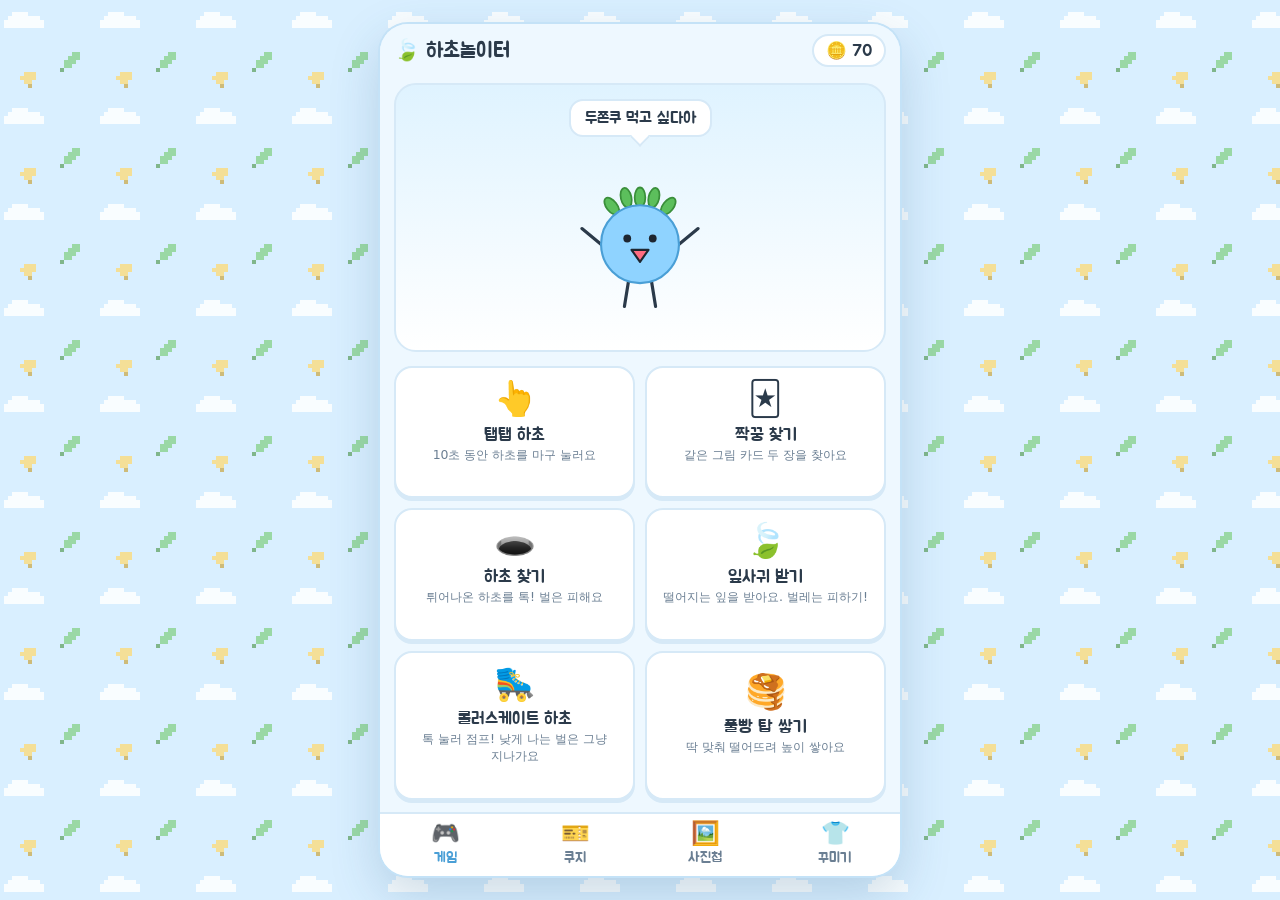
<file: index.html>
<!DOCTYPE html>
<html lang="ko">
<head>
<meta charset="utf-8">
<meta name="viewport" content="width=device-width,initial-scale=1,viewport-fit=cover">
<meta name="theme-color" content="#eef8ff">
<title>하초놀이터</title>
<link rel="icon" href="data:image/svg+xml,%3Csvg xmlns='http://www.w3.org/2000/svg' viewBox='0 0 100 100'%3E%3Ctext y='.9em' font-size='90'%3E%F0%9F%8D%83%3C/text%3E%3C/svg%3E">
<link rel="preconnect" href="https://fonts.googleapis.com">
<link rel="preconnect" href="https://fonts.gstatic.com" crossorigin>
<link href="https://fonts.googleapis.com/css2?family=Jua&display=swap" rel="stylesheet">
<link rel="stylesheet" href="./css/style.css?v=7">
</head>
<body>
<div class="app" id="app">
  <header class="topbar">
    <h1>🍃 하초놀이터</h1>
    <div class="coin">🪙 <span id="coins">0</span></div>
  </header>

  <main class="view" id="view"></main>

  <nav class="tabbar" id="tabbar">
    <button type="button" data-tab="home"><b>🎮</b>게임</button>
    <button type="button" data-tab="kuji"><b>🎫</b>쿠지</button>
    <button type="button" data-tab="album"><b>🖼️</b>사진첩</button>
    <button type="button" data-tab="closet"><b>👕</b>꾸미기</button>
  </nav>

  <!-- 모달·토스트·게임 화면은 앱 영역 안에 겹쳐서 띄움 (1단계·7단계) -->
  <div class="layer" id="layer"></div>
</div>

<div class="rotate" aria-hidden="true">
  <div class="rotate-ic">📱</div>
  <p>세로로 돌려주세요 🙂</p>
</div>

<!-- 배포 캐시 대책: 모든 모듈을 버전 주소로 불러옴. 배포 전에 dev/bump-version.sh 로 v= 숫자를 올린다. -->
<script type="importmap">
{
  "imports": {
    "./js/main.js": "./js/main.js?v=7",
    "./js/config.js": "./js/config.js?v=7",
    "./js/state.js": "./js/state.js?v=7",
    "./js/data.js": "./js/data.js?v=7",
    "./js/ui.js": "./js/ui.js?v=7",
    "./js/util.js": "./js/util.js?v=7",
    "./js/hacho.js": "./js/hacho.js?v=7",
    "./js/pixel.js": "./js/pixel.js?v=7",
    "./js/home.js": "./js/home.js?v=7",
    "./js/kuji.js": "./js/kuji.js?v=7",
    "./js/album.js": "./js/album.js?v=7",
    "./js/closet.js": "./js/closet.js?v=7",
    "./js/ending.js": "./js/ending.js?v=7",
    "./js/games/engine.js": "./js/games/engine.js?v=7",
    "./js/games/tap.js": "./js/games/tap.js?v=7",
    "./js/games/pair.js": "./js/games/pair.js?v=7",
    "./js/games/mole.js": "./js/games/mole.js?v=7",
    "./js/games/catch.js": "./js/games/catch.js?v=7",
    "./js/games/runner.js": "./js/games/runner.js?v=7",
    "./js/games/tower.js": "./js/games/tower.js?v=7"
  }
}
</script>
<script type="module" src="./js/main.js?v=7"></script>
<noscript><p style="padding:24px;text-align:center">자바스크립트를 켜야 하초놀이터를 할 수 있어요 🙂</p></noscript>
</body>
</html>
</file>
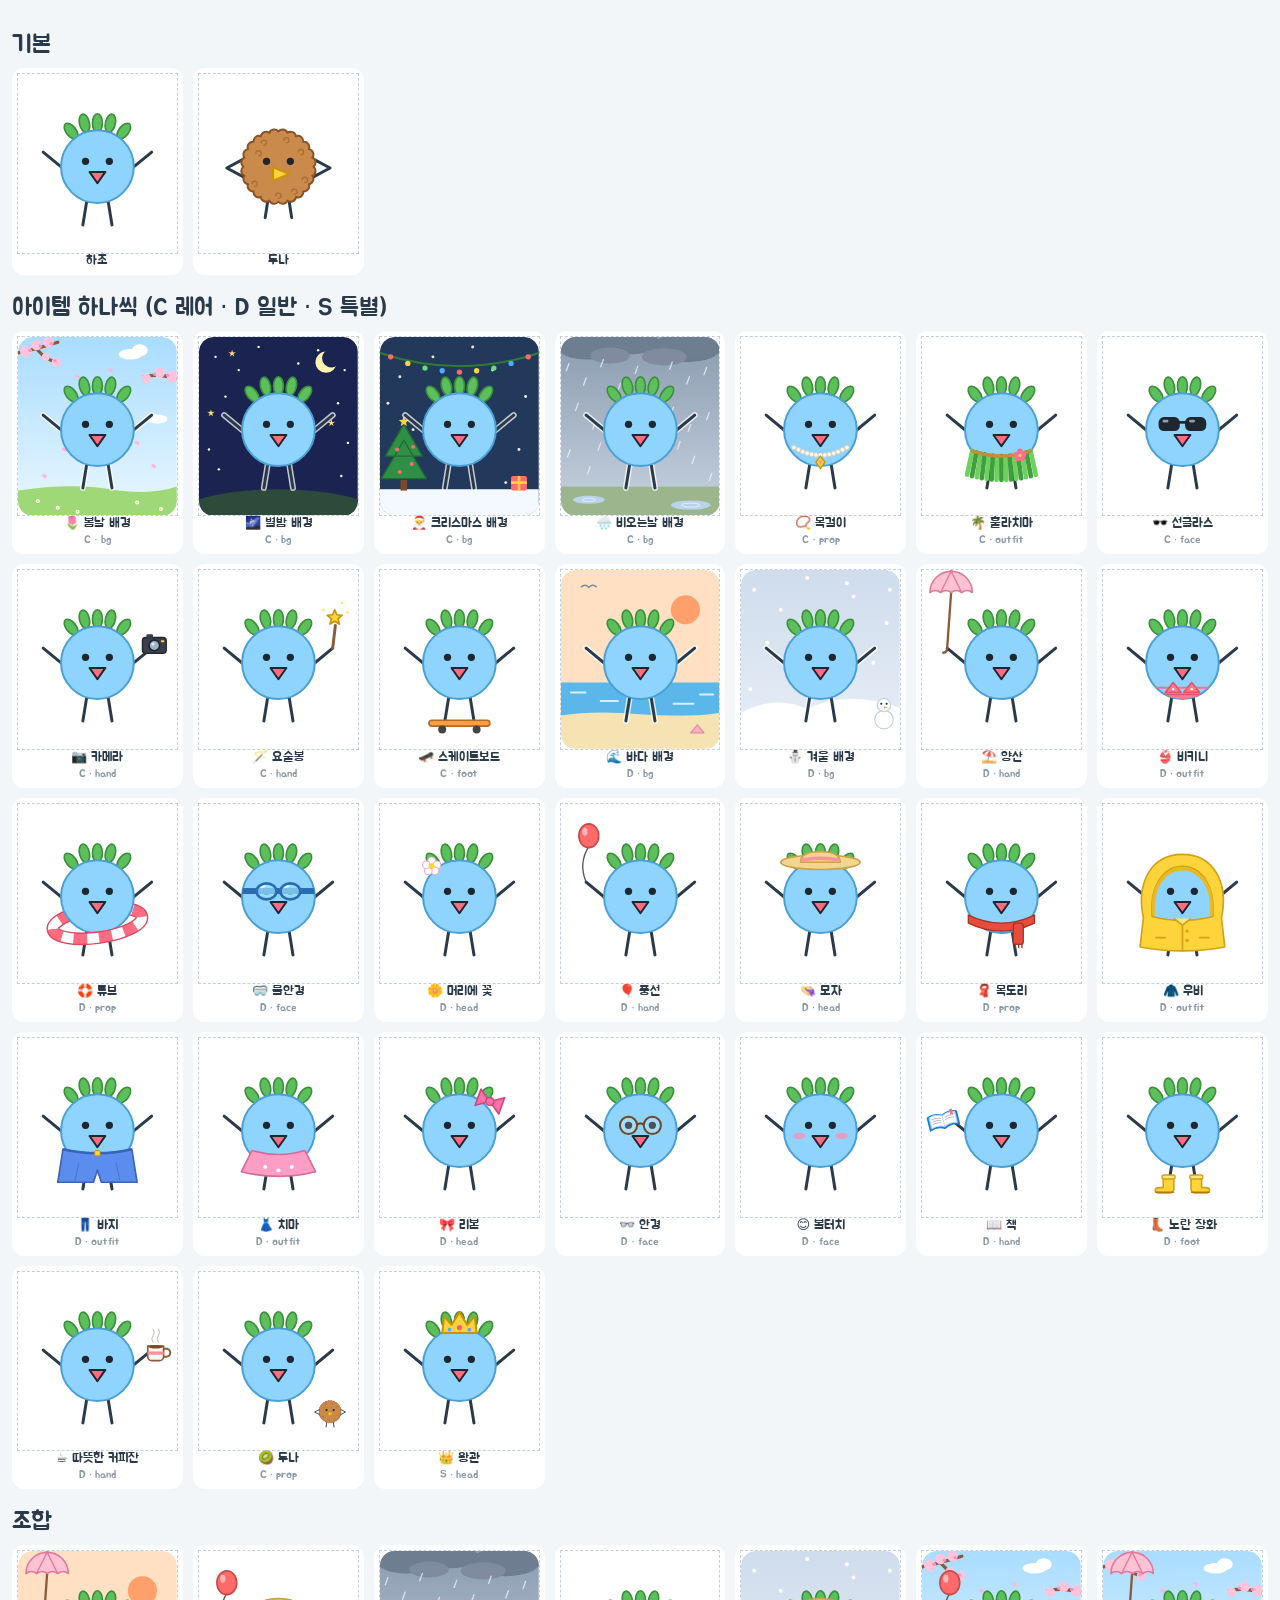
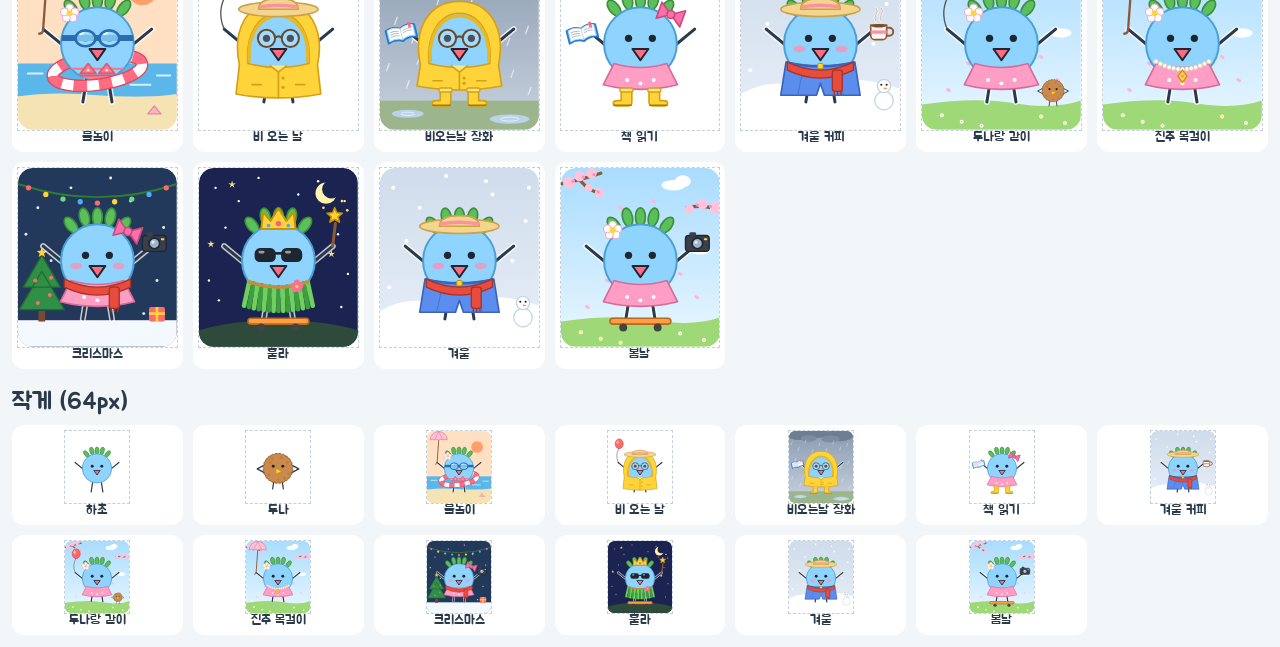
<file: dev/gallery.html>
<!DOCTYPE html>
<html lang="ko">
<head>
<meta charset="utf-8">
<meta name="viewport" content="width=device-width,initial-scale=1">
<title>캐릭터 갤러리 (개발용)</title>
<link href="https://fonts.googleapis.com/css2?family=Jua&display=swap" rel="stylesheet">
<style>
  body { margin: 0; padding: 12px; font-family: Jua, system-ui, sans-serif; background: #f3f6f9; color: #2b3a4a; }
  h2 { font-weight: 400; margin: 18px 0 8px; }
  .grid { display: grid; grid-template-columns: repeat(auto-fill, minmax(150px, 1fr)); gap: 10px; }
  .cell { background: #fff; border-radius: 12px; padding: 6px; text-align: center; font-size: 13px; }
  .cell svg { width: 100%; height: auto; display: block; outline: 1px dashed #c3d0dc; } /* 점선 = SVG 영역 */
  .cell small { color: #8a99a6; }
  .tiny .cell svg { width: 64px; margin: 0 auto; }
</style>
</head>
<body>
<h2>기본</h2><div class="grid" id="base"></div>
<h2>아이템 하나씩 (C 레어 · D 일반 · S 특별)</h2><div class="grid" id="items"></div>
<h2>조합</h2><div class="grid" id="combo"></div>
<h2>작게 (64px)</h2><div class="grid tiny" id="tiny"></div>
<script type="module">
import { hacho, duna, hasArt } from '../js/hacho.js';
import { ITEMS } from '../js/data.js';
const cell = (svg, name, sub = '') => `<div class="cell">${svg}<div>${name}</div><small>${sub}</small></div>`;
base.innerHTML = cell(hacho(), '하초') + cell(duna(), '두나');
items.innerHTML = ITEMS.map(i => cell(hacho({ [i.slot]: i.id }), `${i.icon} ${i.name}`, `${i.grade} · ${i.slot}${hasArt(i.slot, i.id) ? '' : ' · ❌그림없음'}`)).join('');
const combos = [
  ['물놀이', { bg: 'bg_sea', outfit: 'bikini', prop: 'tube', face: 'goggles', hand: 'parasol', head: 'flower' }],
  ['비 오는 날', { outfit: 'raincoat', head: 'hat', face: 'glasses', hand: 'balloon' }],
  ['비오는날 장화', { bg: 'bg_rain', outfit: 'raincoat', foot: 'boots', hand: 'book', face: 'glasses' }],
  ['책 읽기', { hand: 'book', foot: 'boots', outfit: 'skirt', head: 'ribbon' }],
  ['겨울 커피', { bg: 'bg_winter', head: 'hat', hand: 'coffee', prop: 'scarf', outfit: 'pants', face: 'blush' }],
  ['두나랑 같이', { bg: 'bg_spring', prop: 'duna', hand: 'balloon', head: 'flower', outfit: 'skirt' }],
  ['진주 목걸이', { bg: 'bg_spring', prop: 'necklace', outfit: 'skirt', head: 'flower', hand: 'parasol' }],
  ['크리스마스', { bg: 'bg_xmas', prop: 'scarf', head: 'ribbon', face: 'blush', outfit: 'skirt', hand: 'camera' }],
  ['훌라', { bg: 'bg_star', outfit: 'hula_skirt', head: 'crown', face: 'sunglasses', hand: 'wand', foot: 'skateboard' }],
  ['겨울', { bg: 'bg_winter', outfit: 'pants', prop: 'scarf', head: 'hat', face: 'blush' }],
  ['봄날', { bg: 'bg_spring', outfit: 'skirt', head: 'flower', hand: 'camera', foot: 'skateboard' }],
];
combo.innerHTML = combos.map(([n, e]) => cell(hacho(e), n)).join('');
tiny.innerHTML = cell(hacho(), '하초') + cell(duna(), '두나') + combos.map(([n, e]) => cell(hacho(e), n)).join('');
const missing = ITEMS.filter(i => !hasArt(i.slot, i.id));
console.log('missing art:', missing.map(i => i.id).join(',') || 'none');
document.title += missing.length ? ' ❌' : ' ✅';
</script>
</body>
</html>
</file>
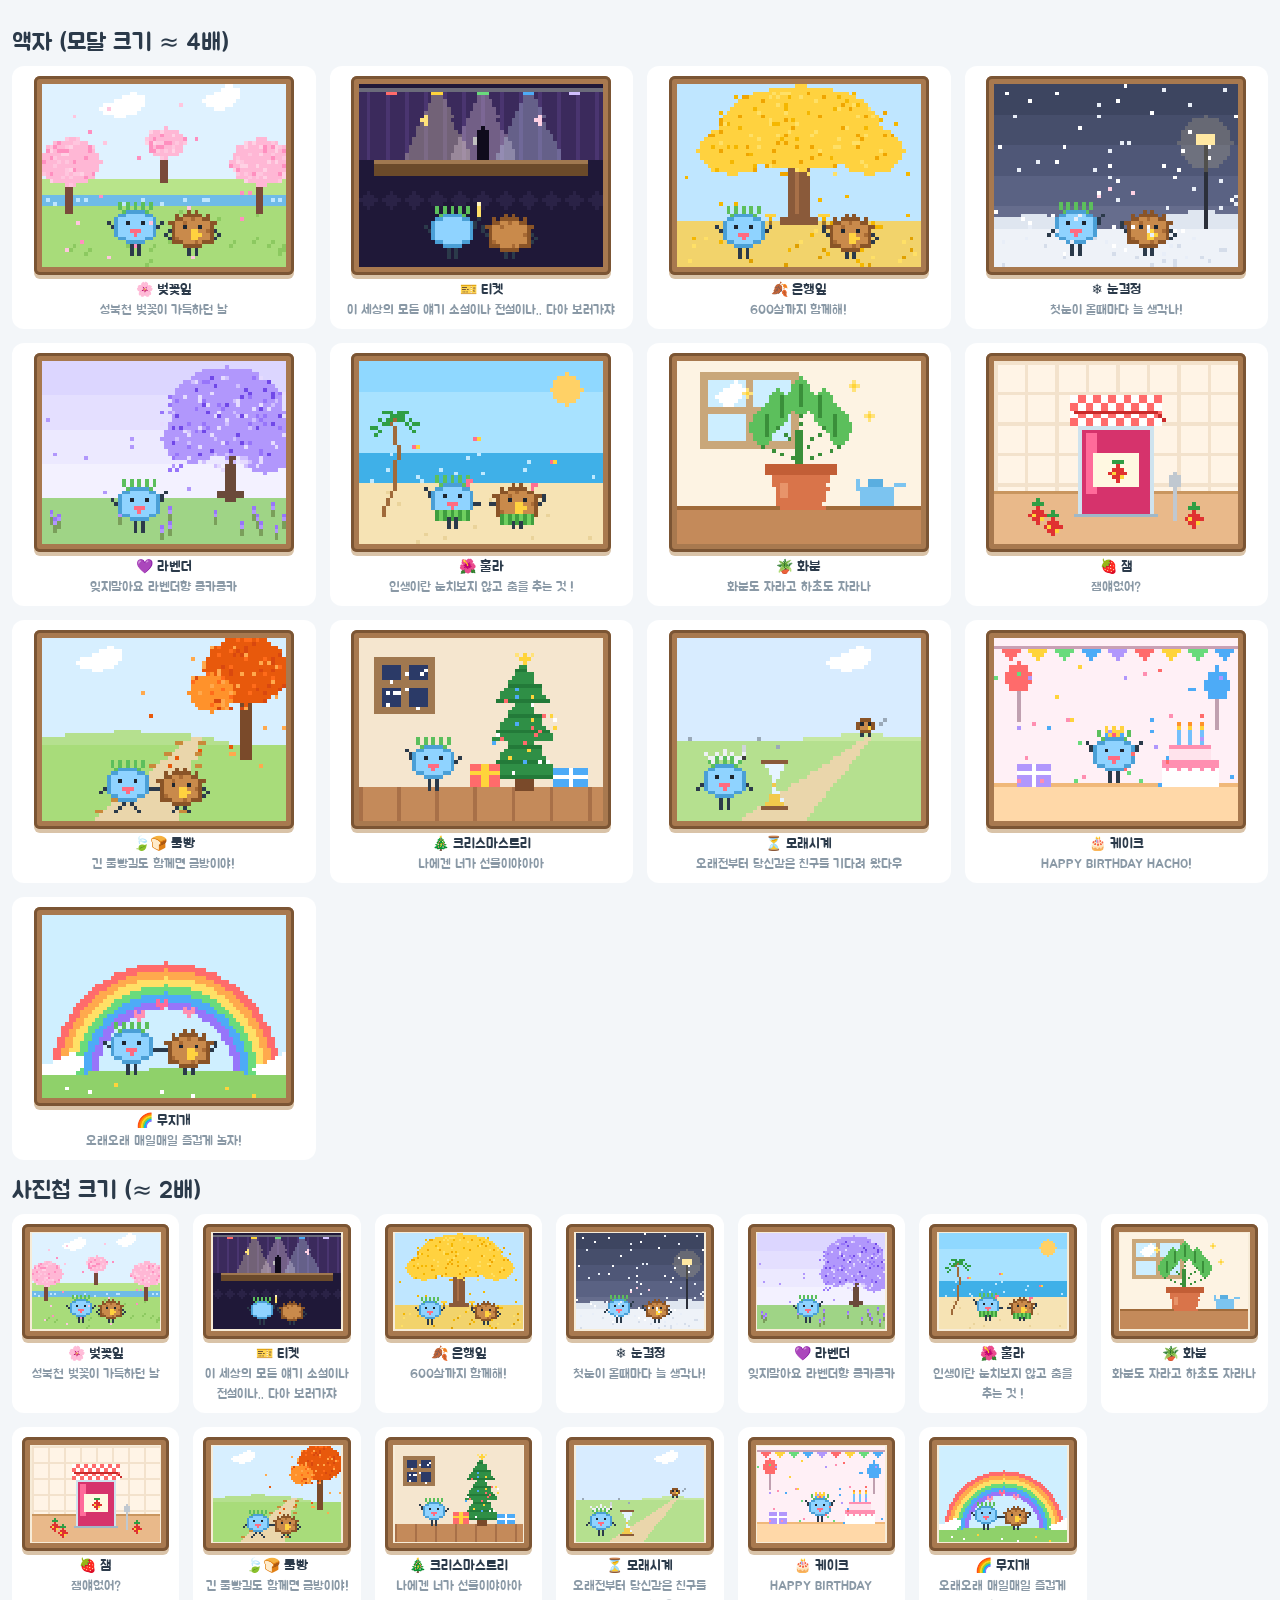
<file: dev/scenes.html>
<!DOCTYPE html>
<html lang="ko">
<head>
<meta charset="utf-8">
<meta name="viewport" content="width=device-width,initial-scale=1">
<title>도트 장면 (개발용)</title>
<link href="https://fonts.googleapis.com/css2?family=Jua&display=swap" rel="stylesheet">
<link rel="stylesheet" href="../css/style.css">
<style>
  body { display: block; overflow: auto; padding: 12px; background: #f3f6f9; }
  h2 { margin: 16px 0 8px; }
  .grid { display: grid; grid-template-columns: repeat(auto-fill, minmax(280px, 1fr)); gap: 14px; }
  .cell { background: #fff; border-radius: 12px; padding: 10px; text-align: center; }
  .cell p { margin: 6px 0 0; font-size: 14px; }
  .cell small { color: #8a99a6; }
  .big .grid { grid-template-columns: repeat(2, 532px); }
  .big .small { display: none; }
  .big .frame { max-width: none; }
  .small .grid { grid-template-columns: repeat(auto-fill, minmax(150px, 1fr)); }
</style>
</head>
<body>
<h2>액자 (모달 크기 ≈ 4배)</h2><div class="grid" id="big"></div>
<div class="small"><h2>사진첩 크기 (≈ 2배)</h2><div class="grid" id="small"></div></div>
<script type="module">
import { MEMORIES } from '../js/data.js';
import { sceneHTML, autoPaintScenes } from '../js/pixel.js';
const cell = (m) => `<div class="cell"><div class="frame">${sceneHTML(m.id, m.name)}</div><p>${m.icon} ${m.name}</p><small>${m.caption}</small></div>`;
if (location.search.includes('big')) document.body.classList.add('big');
big.innerHTML = MEMORIES.map(cell).join('');
small.innerHTML = MEMORIES.map(cell).join('');
autoPaintScenes();
</script>
</body>
</html>
</file>
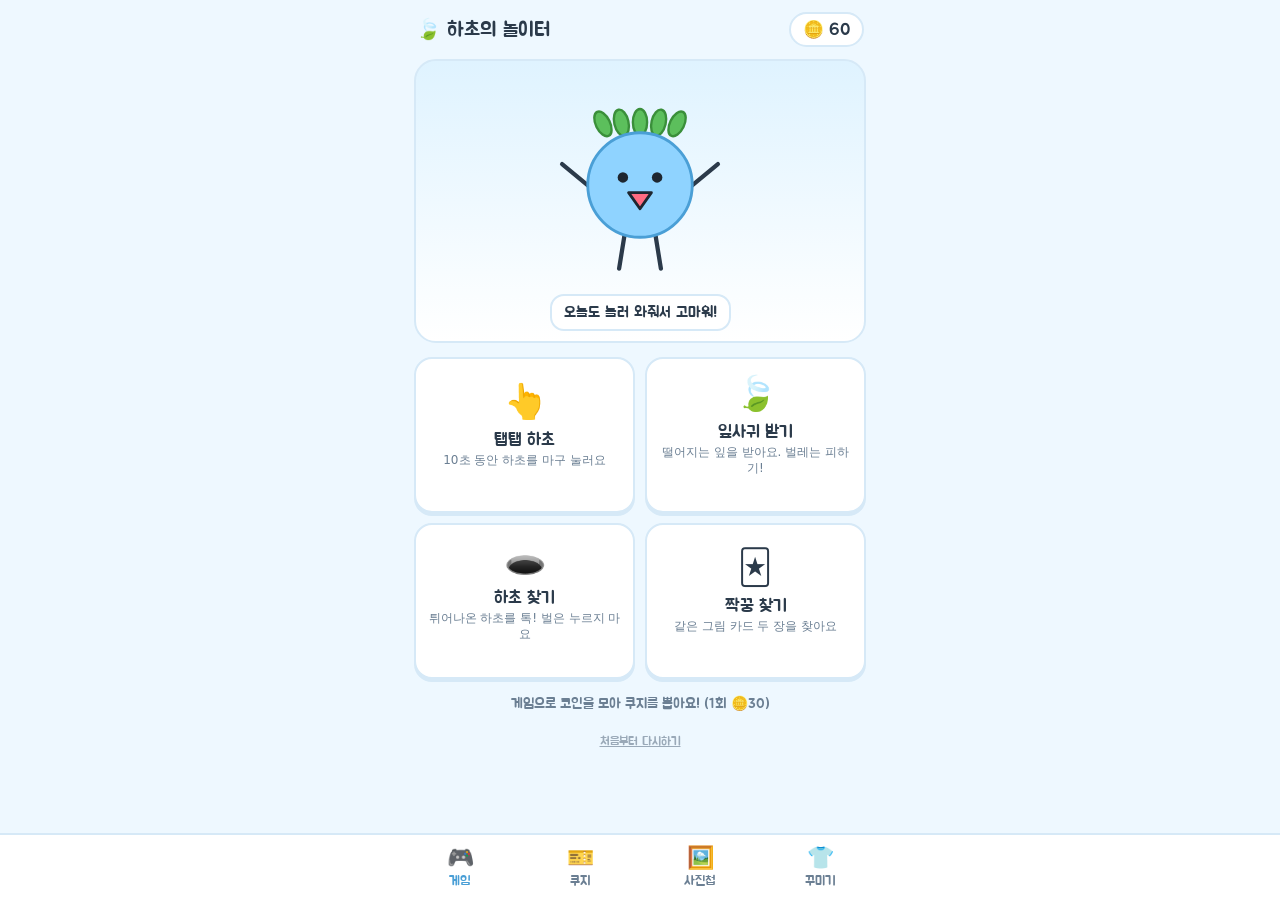
<file: reference/hacho-draft.html>
<!DOCTYPE html>
<html lang="ko">
<head>
<meta charset="utf-8">
<meta name="viewport" content="width=device-width,initial-scale=1,maximum-scale=1,user-scalable=no">
<title>하초의 놀이터</title>
<link rel="preconnect" href="https://fonts.googleapis.com">
<link href="https://fonts.googleapis.com/css2?family=Jua&display=swap" rel="stylesheet">
<style>
:root{--bg:#eef8ff;--ink:#2b3a4a;--sub:#6b7f93;--sky:#8fd3ff;--sky2:#4a9fd6;--leaf:#5cbf5c;--card:#fff;--pink:#ff8fa3;--gold:#ffc83d;--line:#d6e9f7}
*{box-sizing:border-box;-webkit-tap-highlight-color:transparent}
html,body{margin:0;min-height:100%;background:var(--bg);color:var(--ink);font-family:"Jua",system-ui,-apple-system,"Apple SD Gothic Neo","Noto Sans KR",sans-serif;touch-action:manipulation;user-select:none;-webkit-user-select:none}
button{font:inherit;color:inherit;border:0;background:none;cursor:pointer}
.app{max-width:480px;margin:0 auto;padding:0 14px 96px}
header{position:sticky;top:0;z-index:5;display:flex;align-items:center;justify-content:space-between;padding:12px 2px;background:var(--bg)}
header h1{font-size:20px;margin:0;font-weight:400}
.coin{background:#fff;border:2px solid var(--line);border-radius:999px;padding:5px 12px;font-size:17px}
nav{position:fixed;left:0;right:0;bottom:0;z-index:6;background:#fff;border-top:2px solid var(--line);display:flex;justify-content:center;padding-bottom:env(safe-area-inset-bottom)}
nav .in{display:flex;max-width:480px;width:100%}
nav button{flex:1;padding:9px 0 10px;font-size:13px;color:var(--sub);display:flex;flex-direction:column;align-items:center;gap:2px}
nav button b{font-size:22px;font-weight:400}
nav button.on{color:var(--sky2)}
h2{font-weight:400;margin:6px 0 10px;font-size:20px}
h4{font-weight:400;margin:16px 0 8px;color:var(--sub)}
.card{background:var(--card);border:2px solid var(--line);border-radius:18px;padding:14px}
.hero{position:relative;background:linear-gradient(#dff3ff,#fff);border:2px solid var(--line);border-radius:22px;padding:10px;display:flex;flex-direction:column;align-items:center}
.heroH{width:190px;transition:transform .15s}
.heroH svg,.mini svg{width:100%;height:auto;display:block}
.heroH.jump{animation:jump .35s}
@keyframes jump{40%{transform:translateY(-14px) scale(1.04,.96)}}
.bubble{background:#fff;border:2px solid var(--line);border-radius:14px;padding:7px 12px;font-size:15px;margin-top:4px}
.glist{display:grid;grid-template-columns:1fr 1fr;gap:10px;margin-top:14px}
.gcard{background:#fff;border:2px solid var(--line);border-radius:18px;padding:14px 10px;text-align:center;box-shadow:0 3px 0 var(--line)}
.gcard:active{transform:translateY(2px);box-shadow:none}
.gcard .ic{font-size:34px}
.gcard .nm{font-size:17px;margin:4px 0 2px}
.gcard .ds{font-size:12px;color:var(--sub);font-family:system-ui,sans-serif;line-height:1.35}
.gcard .bs{font-size:12px;color:var(--sky2);margin-top:6px}
.tip{text-align:center;color:var(--sub);font-size:14px;margin:16px 0}
.small{font-size:12px;color:#9aa9b8;text-decoration:underline;display:block;margin:20px auto 0}

/* kuji */
.khead{display:flex;justify-content:space-between;align-items:flex-end}
.khead small{color:var(--sub);font-size:14px}
.prizes{display:flex;flex-direction:column;gap:6px;margin:10px 0 14px}
.prow{display:flex;align-items:center;gap:10px;background:#fff;border:2px solid var(--line);border-radius:12px;padding:7px 10px;font-size:15px}
.prow .n{margin-left:auto;color:var(--sub);font-size:14px}
.prow.out{opacity:.4}
.gb{display:inline-block;min-width:34px;text-align:center;color:#fff;border-radius:8px;padding:2px 6px;font-size:14px}
.gA{background:#ff5a7a}.gB{background:#ff9f43}.gC{background:#4dabf7}.gD{background:#51cf66}.gE{background:#adb5bd}.gL{background:linear-gradient(90deg,#ff6b6b,#ffa94d,#ffd43b,#69db7c,#4dabf7,#9775fa)}
.board{display:grid;grid-template-columns:repeat(5,1fr);gap:8px}
.tk{aspect-ratio:3/4;border-radius:10px;background:repeating-linear-gradient(135deg,#fff 0 8px,#f2f9ff 8px 16px);border:2px solid #b9dcf3;box-shadow:0 3px 0 #b9dcf3;font-size:20px;position:relative;overflow:hidden}
.tk::after{content:"";position:absolute;right:0;top:0;border-width:0 14px 14px 0;border-style:solid;border-color:transparent var(--bg) #cfe7f7 transparent}
.tk.open{color:#fff;border-color:transparent;box-shadow:none;opacity:.55;font-size:18px}
.tk.open::after{display:none}
.tk.peel{animation:peel .6s forwards}
@keyframes peel{30%{transform:rotate(-8deg) scale(1.1)}60%{transform:rotate(8deg) scale(1.15)}100%{transform:scale(0) rotate(30deg);opacity:0}}

/* album */
.album{display:grid;grid-template-columns:1fr 1fr;gap:12px}
.frame{background:#a8794f;padding:8px;border-radius:6px;box-shadow:inset 0 0 0 3px #7b5534,0 4px 0 #d9c3a8;display:flex;flex-direction:column;gap:6px;text-align:center}
.frame .pix,.frame .q{border:3px solid #f7ecd8}
.frame span{color:#fff6e6;font-size:13px}
.frame.lock{background:#c8d3dc;box-shadow:inset 0 0 0 3px #a9b6c1}
.frame .q{aspect-ratio:4/3;background:#e3eaf0;display:grid;place-items:center;font-size:30px;color:#a9b6c1}
.pix{width:100%;aspect-ratio:4/3;image-rendering:pixelated;image-rendering:crisp-edges;display:block;background:#fff}

/* closet */
.chips{display:flex;flex-wrap:wrap;gap:8px}
.chip{background:#fff;border:2px solid var(--line);border-radius:999px;padding:7px 12px;font-size:15px}
.chip.on{background:var(--sky);border-color:var(--sky2);color:#fff}
.chip.lock{color:#b5c2cd;border-style:dashed}

/* modal & toast */
.modal{position:fixed;inset:0;z-index:20;background:rgba(30,50,70,.45);display:none;align-items:center;justify-content:center;padding:18px}
.modal.on{display:flex}
.modal .box{background:#fff;border-radius:22px;padding:18px;width:100%;max-width:380px;max-height:88vh;overflow:auto;text-align:center;animation:pop .25s}
@keyframes pop{from{transform:scale(.85);opacity:0}}
.btns{display:flex;gap:8px;justify-content:center;flex-wrap:wrap;margin-top:12px}
.btn{background:var(--sky);color:#fff;border-radius:12px;padding:10px 16px;font-size:16px;box-shadow:0 3px 0 var(--sky2)}
.btn.gray{background:#e9eef3;color:var(--ink);box-shadow:0 3px 0 #cfd8e0}
.btn:active{transform:translateY(2px);box-shadow:none}
.grade{display:inline-block;font-size:26px;color:#fff;border-radius:12px;padding:4px 18px;margin-bottom:10px}
.res h3{font-weight:400;margin:10px 0 4px;font-size:20px}
.res p{margin:0;color:var(--sub)}
.res+.res{border-top:2px dashed var(--line);margin-top:16px;padding-top:16px}
.mini{width:150px;margin:0 auto;background:#eef8ff;border-radius:16px}
.coinbig{font-size:60px}
.memv .frame{margin:0 auto}
.memv h3{font-weight:400;margin:12px 0 4px}
.cap{font-size:17px;margin:6px 0;line-height:1.4}
.date{font-size:12px;color:var(--sub);margin:0}
textarea{width:100%;font:inherit;font-size:16px;border:2px solid var(--line);border-radius:12px;padding:8px;resize:none}
.toast{position:fixed;left:50%;bottom:90px;transform:translateX(-50%);background:var(--ink);color:#fff;padding:10px 16px;border-radius:12px;z-index:30;font-size:15px;opacity:0;transition:opacity .2s;pointer-events:none;white-space:nowrap}
.toast.on{opacity:1}

/* game screen */
#game{position:fixed;inset:0;z-index:15;background:var(--bg);display:none;flex-direction:column}
#game.on{display:flex}
.gbar{display:flex;align-items:center;gap:10px;padding:12px 14px;max-width:480px;width:100%;margin:0 auto}
.gbar .t{flex:1;font-size:18px}
.gbar .pill{background:#fff;border:2px solid var(--line);border-radius:999px;padding:4px 12px}
#stage{flex:1;position:relative;max-width:480px;width:100%;margin:0 auto;overflow:hidden;display:flex;align-items:center;justify-content:center}
.float{position:fixed;z-index:40;pointer-events:none;font-size:22px;color:var(--sky2);animation:up .7s forwards;transform:translate(-50%,-50%)}
.float.bad{color:#e8590c}
@keyframes up{to{transform:translate(-50%,-150%);opacity:0}}
.tapwrap{text-align:center}
.hint{font-size:20px;margin:0 0 10px}
.tapH{width:240px;touch-action:none}
.tapH svg{width:100%;height:auto}
.tapH.boing{animation:boing .18s}
@keyframes boing{50%{transform:scale(.9,1.08)}}
.gcv{touch-action:none;background:linear-gradient(#cdeeff,#f4fbff);border-radius:16px}
.holes{display:grid;grid-template-columns:repeat(3,1fr);gap:14px;width:min(92vw,400px)}
.hole{aspect-ratio:1;position:relative;overflow:hidden;border-radius:16px;background:radial-gradient(ellipse 45% 16% at 50% 86%,#5a3d28 96%,transparent 100%),#bfe6a8;touch-action:none}
.pop{position:absolute;left:12%;width:76%;bottom:-100%;transition:bottom .12s}
.pop svg{width:100%;height:auto;display:block}
.pop .bee{font-size:56px;text-align:center}
.hole.up .pop{bottom:8%}
.cards{display:grid;grid-template-columns:repeat(4,1fr);gap:10px;width:min(92vw,400px)}
.cardx{aspect-ratio:3/4;perspective:500px;position:relative}
.cardx .f,.cardx .b{position:absolute;inset:0;border-radius:12px;display:grid;place-items:center;font-size:32px;backface-visibility:hidden;transition:transform .3s}
.cardx .b{background:var(--sky);border:3px solid #fff;box-shadow:0 3px 0 var(--sky2)}
.cardx .f{background:#fff;border:2px solid var(--line);transform:rotateY(180deg)}
.cardx.on .b{transform:rotateY(180deg)}
.cardx.on .f{transform:rotateY(0)}
.cardx.ok .f{background:#e6fbe9;border-color:#8ce99a}
.result{position:absolute;inset:0;background:rgba(238,248,255,.96);display:flex;flex-direction:column;align-items:center;justify-content:center;text-align:center;padding:20px}
.result h2{font-size:28px;margin:4px 0}
.result .big{font-size:30px;margin:6px 0;color:#e6a100}
.result p{margin:4px 0}
</style>
</head>
<body>
<div class="app">
  <header><h1>🍃 하초의 놀이터</h1><div class="coin">🪙 <span id="coins">0</span></div></header>
  <main id="main"></main>
</div>
<nav><div class="in">
  <button data-act="tab" data-id="home"><b>🎮</b>게임</button>
  <button data-act="tab" data-id="kuji"><b>🎫</b>쿠지</button>
  <button data-act="tab" data-id="album"><b>🖼️</b>사진첩</button>
  <button data-act="tab" data-id="closet"><b>👕</b>꾸미기</button>
</div></nav>

<div id="game">
  <div class="gbar"><button class="btn gray" data-act="exit">← 나가기</button><div class="t" id="gTitle"></div><div class="pill" id="gInfo"></div><div class="pill">⭐ <span id="gScore">0</span></div></div>
  <div id="stage"></div>
</div>
<div class="modal" id="modal"><div class="box"></div></div>
<div class="toast" id="toast"></div>

<script>
const $=s=>document.querySelector(s);
const KEY='hacho_v1', COST=30;
const pick=a=>a[Math.random()*a.length|0];
const shuffle=a=>{for(let i=a.length-1;i>0;i--){const j=Math.random()*(i+1)|0;[a[i],a[j]]=[a[j],a[i]]}return a};
const esc=s=>String(s).replace(/[&<>"]/g,c=>({'&':'&amp;','<':'&lt;','>':'&gt;','"':'&quot;'}[c]));
const today=()=>{const d=new Date();return `${d.getFullYear()}.${d.getMonth()+1}.${d.getDate()}`};

/* ---------- data ---------- */
const SLOTS={bg:'배경',head:'머리',face:'얼굴',body:'몸',hand:'손',feet:'발'};
const DECO=[
 {id:'crown',name:'왕관',slot:'head',g:'C',icon:'👑'},
 {id:'ribbon',name:'리본',slot:'head',g:'D',icon:'🎀'},
 {id:'sunglass',name:'선글라스',slot:'face',g:'C',icon:'🕶️'},
 {id:'blush',name:'볼터치',slot:'face',g:'D',icon:'🌸'},
 {id:'wand',name:'요술봉',slot:'hand',g:'C',icon:'🪄'},
 {id:'balloon',name:'풍선',slot:'hand',g:'D',icon:'🎈'},
 {id:'skirt',name:'치마',slot:'body',g:'D',icon:'👗'},
 {id:'scarf',name:'목도리',slot:'body',g:'D',icon:'🧣'},
 {id:'skate',name:'스케이트보드',slot:'feet',g:'C',icon:'🛹'},
 {id:'bg_night',name:'별밤',slot:'bg',g:'C',icon:'🌙'},
 {id:'bg_ginkgo',name:'은행나무길',slot:'bg',g:'D',icon:'🍂'},
 {id:'bg_sea',name:'바다',slot:'bg',g:'D',icon:'🌊'},
];
const MEM=[
 {id:'ginkgo',name:'은행나뭇잎',icon:'🍂',cap:'커다란 은행나무를 보러 갔던 날'},
 {id:'sea',name:'조개껍데기',icon:'🐚',cap:'노을 지는 바다를 같이 걸었던 날'},
 {id:'blossom',name:'벚꽃잎',icon:'🌸',cap:'벚꽃이 비처럼 내리던 봄날'},
 {id:'snow',name:'눈송이',icon:'❄️',cap:'첫눈 오던 날, 눈사람 만들기'},
 {id:'stars',name:'별가루',icon:'⭐',cap:'언덕 위에서 별 보던 밤'},
 {id:'cafe',name:'커피콩',icon:'☕',cap:'단골 카페에서 수다 떨던 오후'},
];
const LAST={id:'last',name:'무지개 조각',icon:'🌈',cap:'하초랑 우리, 셋이서 소풍!'};
const ALLMEM=[...MEM,LAST];
const BOX=['A','B','B','C','C','C','C','D','D','D','D','D','E','E','E','E','E','E','E','E'];
const PRIZE={A:'추억조각 · 특상',B:'추억조각',C:'꾸미기 아이템 · 레어',D:'꾸미기 아이템',E:'하초 응원 코인 🪙10',L:'LAST ONE · 무지개 조각'};
const LINES=['오늘도 놀러 와줘서 고마워!','코인 모아서 쿠지 뽑자~','추억조각 모으는 중 🍂','내 잎은 다섯 장이야!','심심하면 나를 눌러봐','꾸며주면 기분 좋아 ✨'];

/* ---------- save ---------- */
let S, tab='home';
const def=()=>({coins:60,mem:{},cap:{},deco:{},eq:{},box:null,boxNo:0,best:{}});
function load(){try{S=Object.assign(def(),JSON.parse(localStorage.getItem(KEY)||'{}'))}catch(e){S=def()} if(!S.box)newBox()}
function save(){try{localStorage.setItem(KEY,JSON.stringify(S))}catch(e){}}
function newBox(){S.boxNo++;S.box={t:shuffle(BOX.slice()),o:[]};save()}

/* ---------- hacho svg ---------- */
function star(cx,cy,R,r=R*.45){let d='';for(let i=0;i<10;i++){const a=-Math.PI/2+i*Math.PI/5,q=i%2?r:R;d+=(i?'L':'M')+(cx+Math.cos(a)*q).toFixed(1)+' '+(cy+Math.sin(a)*q).toFixed(1)}return d+'Z'}
const BG={
 bg_night:`<rect width="200" height="230" fill="#1b2350"/>${[[20,20],[50,45],[30,80],[170,90],[150,20],[185,140],[15,150],[60,15],[130,50]].map(([x,y])=>`<circle cx="${x}" cy="${y}" r="1.8" fill="#fff"/>`).join('')}<circle cx="160" cy="38" r="16" fill="#fff3b0"/><circle cx="168" cy="32" r="14" fill="#1b2350"/>`,
 bg_ginkgo:`<rect width="200" height="230" fill="#d8f0ff"/><rect y="196" width="200" height="34" fill="#f2d36b"/><rect x="14" y="120" width="8" height="80" fill="#8a5a3a"/><circle cx="18" cy="110" r="26" fill="#ffd23f"/><rect x="178" y="120" width="8" height="80" fill="#8a5a3a"/><circle cx="182" cy="110" r="26" fill="#ffd23f"/>${[[40,40],[160,30],[60,170],[150,180],[30,200],[175,210]].map(([x,y])=>`<ellipse cx="${x}" cy="${y}" rx="4" ry="3" fill="#f5b700"/>`).join('')}`,
 bg_sea:`<rect width="200" height="230" fill="#ffe0c2"/><circle cx="160" cy="60" r="20" fill="#ff9f6b"/><rect y="150" width="200" height="45" fill="#5bb6ea"/><path d="M10 165h20M60 175h25M120 162h20M150 180h30" stroke="#d6f0ff" stroke-width="3"/><rect y="192" width="200" height="38" fill="#f6e3b4"/>`
};
function hacho(eq={}){
 const o=[];
 if(BG[eq.bg])o.push(BG[eq.bg]);
 o.push(`<g stroke="#2b3a4a" stroke-width="4.5" stroke-linecap="round"><line x1="47" y1="122" x2="18" y2="98"/><line x1="153" y1="122" x2="182" y2="98"/><line x1="84" y1="171" x2="78" y2="208"/><line x1="116" y1="171" x2="122" y2="208"/></g>`);
 for(let i=0;i<5;i++){const x=68+i*16;o.push(`<ellipse cx="${x}" cy="54" rx="7.5" ry="14" fill="#5cbf5c" stroke="#3a8f3a" stroke-width="2.5" transform="rotate(${(i-2)*13} ${x} 70)"/>`)}
 o.push(`<circle cx="100" cy="120" r="55" fill="#8fd3ff" stroke="#4a9fd6" stroke-width="3"/>`);
 if(eq.body==='skirt')o.push(`<path d="M60 150 Q100 162 140 150 L156 182 Q100 196 44 182 Z" fill="#ff9ec4" stroke="#d96a99" stroke-width="2.5"/><circle cx="80" cy="175" r="3" fill="#fff"/><circle cx="100" cy="180" r="3" fill="#fff"/><circle cx="120" cy="175" r="3" fill="#fff"/>`);
 if(eq.body==='scarf')o.push(`<path d="M50 148 Q100 172 150 148 L150 160 Q100 184 50 160 Z" fill="#e74c3c" stroke="#a83226" stroke-width="2"/><rect x="118" y="160" width="15" height="32" rx="4" fill="#e74c3c" stroke="#a83226" stroke-width="2"/>`);
 o.push(`<circle cx="82" cy="112" r="5.5" fill="#1e2630"/><circle cx="118" cy="112" r="5.5" fill="#1e2630"/><path d="M88 128 H112 L100 145 Z" fill="#ff6b81" stroke="#1e2630" stroke-width="3" stroke-linejoin="round"/>`);
 if(eq.face==='blush')o.push(`<ellipse cx="68" cy="128" rx="9" ry="5" fill="#ff8fb1" opacity=".75"/><ellipse cx="132" cy="128" rx="9" ry="5" fill="#ff8fb1" opacity=".75"/>`);
 if(eq.face==='sunglass')o.push(`<rect x="64" y="101" width="32" height="21" rx="8" fill="#1e2630"/><rect x="104" y="101" width="32" height="21" rx="8" fill="#1e2630"/><line x1="94" y1="109" x2="106" y2="109" stroke="#1e2630" stroke-width="4"/><rect x="70" y="105" width="9" height="4" rx="2" fill="#fff" opacity=".55"/><rect x="110" y="105" width="9" height="4" rx="2" fill="#fff" opacity=".55"/>`);
 if(eq.head==='crown')o.push(`<path d="M72 46 L76 16 L89 33 L100 10 L111 33 L124 16 L128 46 Z" fill="#ffd23f" stroke="#c99400" stroke-width="3" stroke-linejoin="round"/><circle cx="100" cy="35" r="4.5" fill="#ff5a7a"/><circle cx="83" cy="40" r="3" fill="#4dabf7"/><circle cx="117" cy="40" r="3" fill="#4dabf7"/>`);
 if(eq.head==='ribbon')o.push(`<g transform="translate(146 76) rotate(20)"><path d="M0 0 L-19 -13 L-19 13 Z M0 0 L19 -13 L19 13 Z" fill="#ff6fa8" stroke="#c94a80" stroke-width="2.5" stroke-linejoin="round"/><circle r="6" fill="#ff6fa8" stroke="#c94a80" stroke-width="2.5"/></g>`);
 if(eq.hand==='wand')o.push(`<line x1="182" y1="98" x2="186" y2="64" stroke="#8a5a3a" stroke-width="4.5" stroke-linecap="round"/><path d="${star(185,52,12)}" fill="#ffd23f" stroke="#c99400" stroke-width="2.5" stroke-linejoin="round"/>`);
 if(eq.hand==='balloon')o.push(`<path d="M18 98 Q6 70 22 44" stroke="#555" fill="none" stroke-width="2"/><ellipse cx="22" cy="28" rx="15" ry="18" fill="#ff6b6b" stroke="#c94a4a" stroke-width="2.5"/><ellipse cx="16" cy="22" rx="4" ry="6" fill="#fff" opacity=".5"/>`);
 if(eq.feet==='skate')o.push(`<rect x="54" y="207" width="92" height="9" rx="4.5" fill="#ff9f43" stroke="#b56a1f" stroke-width="2.5"/><circle cx="74" cy="221" r="6" fill="#444"/><circle cx="126" cy="221" r="6" fill="#444"/>`);
 return `<svg viewBox="0 0 200 230" xmlns="http://www.w3.org/2000/svg">${o.join('')}</svg>`;
}

/* ---------- pixel memories (64x48) ---------- */
function drawMem(cv,id){
 cv.width=64;cv.height=48;const c=cv.getContext('2d');
 let s=12345;const r=()=>(s=(s*16807)%2147483647)/2147483647;
 const P=(x,y,w,h,col)=>{c.fillStyle=col;c.fillRect(x|0,y|0,w,h)};
 const blob=(cx,cy,R,col)=>{for(let y=-R;y<=R;y++)for(let x=-R;x<=R;x++)if(x*x+y*y<=R*R+R*.6)P(cx+x,cy+y,1,1,col)};
 const heart=(x,y,col='#ff4d6d')=>{P(x,y,2,1,col);P(x+3,y,2,1,col);P(x,y+1,5,1,col);P(x+1,y+2,3,1,col);P(x+2,y+3,1,1,col)};
 const person=(x,y,hair,shirt,long)=>{P(x,y,5,2,hair);P(x,y+2,5,3,'#ffd9b8');if(long){P(x-1,y+1,1,6,hair);P(x+5,y+1,1,6,hair)}P(x+1,y+3,1,1,'#222');P(x+3,y+3,1,1,'#222');P(x,y+5,5,5,shirt);P(x-1,y+6,1,3,'#ffd9b8');P(x+5,y+6,1,3,'#ffd9b8');P(x+1,y+10,1,4,'#4a4a6a');P(x+3,y+10,1,4,'#4a4a6a')};
 const couple=(x,y,sa='#ff8fa3',sb='#6ab0e8')=>{person(x,y,'#5a3a2a',sa,true);person(x+8,y,'#2a2a2a',sb,false);P(x+6,y+8,1,1,'#ffd9b8');heart(x+4,y-6)};
 const miniH=(x,y,k=1)=>{const Q=(a,b,w,h,col)=>P(x+a*k,y+b*k,w*k,h*k,col),B='#8fd3ff';Q(1,0,3,1,B);Q(0,1,5,3,B);Q(1,4,3,1,B);for(let i=0;i<5;i++)Q(i,-1,1,1,'#3fa34d');Q(1,2,1,1,'#222');Q(3,2,1,1,'#222');Q(1,5,1,1,'#222');Q(3,5,1,1,'#222')};
 const sky=(cols,h)=>cols.forEach((col,i)=>P(0,i*h,64,h,col));
 switch(id){
 case 'ginkgo':
  P(0,0,64,48,'#bfe6ff');blob(9,7,2,'#fff');blob(13,6,3,'#fff');blob(17,7,2,'#fff');
  P(0,38,64,10,'#e9cf6a');P(30,20,5,19,'#8a5a3a');P(28,36,9,2,'#8a5a3a');
  blob(32,13,11,'#ffd23f');blob(21,19,7,'#ffd23f');blob(43,19,7,'#ffd23f');
  for(let i=0;i<45;i++)P(14+r()*36,3+r()*24,1,1,'#f0a500');
  for(let i=0;i<30;i++)P(r()*64,24+r()*24,1,1,r()<.5?'#ffcf3a':'#f5b700');
  couple(7,24,'#ff8fa3','#6ab0e8');miniH(48,32);break;
 case 'sea':
  sky(['#ffaea3','#ffc0a3','#ffd2a5','#ffe2b4'],7);blob(46,22,5,'#ff8c5a');
  P(0,26,64,9,'#3d8fd1');for(let i=0;i<30;i++)P(r()*62,27+r()*7,2,1,'#bfe3ff');
  P(42,27,9,1,'#ffb37a');P(43,29,7,1,'#ffb37a');P(44,31,5,1,'#ffb37a');
  P(0,35,64,13,'#f3dca2');for(let i=0;i<6;i++)P(r()*64,40+r()*7,2,1,'#fff0f5');
  couple(12,30,'#fff','#ff9f43');miniH(42,38);break;
 case 'blossom':
  P(0,0,64,48,'#e3f4ff');P(0,38,64,10,'#9fd977');P(24,38,16,10,'#e6d3a8');
  P(9,18,3,20,'#7a4a3a');P(52,18,3,20,'#7a4a3a');blob(10,12,9,'#ffb7d5');blob(53,12,9,'#ffb7d5');
  for(let i=0;i<40;i++)P(r()*64,r()*24,1,1,'#ff8fbf');for(let i=0;i<30;i++)P(r()*64,20+r()*28,1,1,'#ffc6de');
  couple(25,24,'#ffe066','#51cf66');miniH(43,32);break;
 case 'snow':
  P(0,0,64,48,'#a9bfdc');P(0,36,64,12,'#f4f8ff');
  blob(48,31,5,'#fff');blob(48,23,4,'#fff');P(47,22,1,1,'#222');P(49,22,1,1,'#222');P(48,24,2,1,'#ff8c3a');P(44,27,9,1,'#e74c3c');
  for(let i=0;i<55;i++)P(r()*64,r()*36,1,1,'#fff');
  couple(11,22,'#e74c3c','#2e7d32');miniH(30,30);break;
 case 'stars':
  P(0,0,64,48,'#1b2350');for(let i=0;i<45;i++)P(r()*64,r()*30,1,1,r()<.3?'#ffe27a':'#fff');
  blob(52,9,5,'#fff3b0');blob(55,7,4,'#1b2350');for(let i=0;i<6;i++)P(8+i,5+(i/2|0),1,1,'#fff');
  blob(32,62,26,'#2d4a3a');couple(21,22,'#ffa8c5','#74c0fc');miniH(38,30);break;
 case 'cafe':
  P(0,0,64,48,'#f6e6cc');P(0,40,64,8,'#c89b6d');P(6,5,22,15,'#8a5a3a');P(7,6,20,13,'#bfe6ff');P(16,6,1,13,'#8a5a3a');P(7,12,20,1,'#8a5a3a');
  P(44,0,1,6,'#555');P(41,6,7,3,'#ffd23f');
  person(14,24,'#5a3a2a','#ff8fa3',true);person(43,24,'#2a2a2a','#6ab0e8',false);
  P(18,32,28,3,'#8a5a3a');P(30,35,4,6,'#8a5a3a');P(24,29,3,3,'#fff');P(27,30,1,1,'#fff');P(37,29,3,3,'#fff');P(36,30,1,1,'#fff');
  P(25,26,1,2,'#d0d0d0');P(38,25,1,2,'#d0d0d0');P(31,30,3,2,'#ffb7d5');heart(29,20);miniH(54,34);break;
 case 'last':
  P(0,0,64,48,'#cfefff');
  ['#ff6b6b','#ffa94d','#ffe066','#69db7c','#4dabf7','#9775fa'].forEach((col,k)=>{const R=30-k*2;for(let y=-R;y<=0;y++)for(let x=-R;x<=R;x++){const d=Math.hypot(x,y);if(d<=R&&d>R-2)P(32+x,38+y,1,1,col)}});
  P(0,38,64,10,'#8fd16a');P(12,39,40,6,'#ff8fa3');for(let i=0;i<20;i++)if(i%2==0)P(12+i*2,39+(i%4?3:0),2,3,'#fff');
  couple(15,25,'#fff','#ffd43b');miniH(36,29,2);heart(48,22,'#ff6b9a');break;
 }
}
const paintMems=root=>root.querySelectorAll('canvas[data-mem]').forEach(cv=>drawMem(cv,cv.dataset.mem));

/* ---------- ui helpers ---------- */
function toast(m){const t=$('#toast');t.textContent=m;t.classList.add('on');clearTimeout(t._t);t._t=setTimeout(()=>t.classList.remove('on'),1800)}
function modal(html){const b=$('#modal .box');b.innerHTML=html;paintMems(b);$('#modal').classList.add('on')}
function closeModal(){$('#modal').classList.remove('on')}
$('#modal').addEventListener('click',e=>{if(e.target.id==='modal')closeModal()});
function floatText(x,y,t,bad){const d=document.createElement('div');d.className='float'+(bad?' bad':'');d.textContent=t;d.style.left=x+'px';d.style.top=y+'px';document.body.appendChild(d);setTimeout(()=>d.remove(),700)}

/* ---------- views ---------- */
function render(){
 $('#coins').textContent=S.coins;
 document.querySelectorAll('nav button').forEach(b=>b.classList.toggle('on',b.dataset.id===tab));
 const m=$('#main');
 if(tab==='home')m.innerHTML=homeV();
 if(tab==='kuji')m.innerHTML=kujiV();
 if(tab==='album')m.innerHTML=albumV();
 if(tab==='closet')m.innerHTML=closetV();
 paintMems(m);
}
function homeV(){
 return `<div class="hero"><div class="heroH" data-act="poke">${hacho(S.eq)}</div><div class="bubble" id="bub">${pick(LINES)}</div></div>
 <div class="glist">${Object.entries(GAMES).map(([id,g])=>`<button class="gcard" data-act="game" data-id="${id}"><div class="ic">${g.icon}</div><div class="nm">${g.name}</div><div class="ds">${g.desc}</div><div class="bs">${S.best[id]?'최고 🪙'+S.best[id]:'&nbsp;'}</div></button>`).join('')}</div>
 <p class="tip">게임으로 코인을 모아 쿠지를 뽑아요! (1회 🪙${COST})</p>
 <button class="small" data-act="reset">처음부터 다시하기</button>`;
}
function kujiV(){
 const b=S.box,left=20-b.o.length,cnt={};BOX.forEach(g=>cnt[g]=(cnt[g]||0)+1);
 const rem={};b.t.forEach((g,i)=>{if(!b.o.includes(i))rem[g]=(rem[g]||0)+1});
 const rows=['A','B','C','D','E'].map(g=>`<div class="prow ${rem[g]?'':'out'}"><span class="gb g${g}">${g}상</span>${PRIZE[g]}<span class="n">${rem[g]||0}/${cnt[g]}</span></div>`).join('')
  +`<div class="prow"><span class="gb gL">LAST</span>${PRIZE.L}<span class="n">마지막 1장</span></div>`;
 const tks=b.t.map((g,i)=>b.o.includes(i)?`<button class="tk open g${g}">${g}</button>`:`<button class="tk" data-act="draw" data-id="${i}">🍃</button>`).join('');
 return `<div class="khead"><h2>🎫 하초 쿠지 <small>제${S.boxNo}탄</small></h2><small>남은 ${left}/20장</small></div>
 <div class="prizes">${rows}</div><div class="board">${tks}</div>
 <p class="tip">종이를 한 장 골라 톡! · 1회 🪙${COST}<br>마지막 한 장을 뽑으면 LAST ONE 상까지!</p>`;
}
function albumV(){
 const n=ALLMEM.filter(m=>S.mem[m.id]).length;
 return `<h2>🖼️ 추억 사진첩 <small style="color:var(--sub);font-size:14px">${n}/${ALLMEM.length}</small></h2>
 <div class="album">${ALLMEM.map(m=>S.mem[m.id]?`<button class="frame" data-act="viewmem" data-id="${m.id}"><canvas class="pix" data-mem="${m.id}"></canvas><span>${m.icon} ${m.name}</span></button>`:`<div class="frame lock"><div class="q">?</div><span style="color:#8a99a6">???</span></div>`).join('')}</div>
 <p class="tip">쿠지 A·B상에서 추억조각이 나와요</p>`;
}
function closetV(){
 const n=DECO.filter(d=>S.deco[d.id]).length;
 let h=`<div class="hero"><div class="heroH">${hacho(S.eq)}</div><div class="bubble">아이템 ${n}/${DECO.length}</div></div>`;
 for(const [slot,label] of Object.entries(SLOTS)){
  h+=`<h4>${label}</h4><div class="chips">`+DECO.filter(d=>d.slot===slot).map(d=>S.deco[d.id]?`<button class="chip ${S.eq[slot]===d.id?'on':''}" data-act="equip" data-id="${d.id}">${d.icon} ${d.name}</button>`:`<span class="chip lock">🔒 ???</span>`).join('')+`</div>`;
 }
 return h+`<div class="btns" style="margin-top:20px"><button class="btn gray" data-act="strip">모두 벗기</button></div>`;
}

/* ---------- kuji ---------- */
function award(g){
 const coin=(n,name,icon='🪙')=>{S.coins+=n;return{g,type:'coin',name,icon}};
 if(g==='E')return coin(10,'하초 응원 코인 +10');
 if(g==='L'){if(!S.mem.last){S.mem.last=today();return{g,type:'mem',item:LAST,name:LAST.name}}return coin(60,'보너스 코인 +60','💰')}
 if(g==='A'||g==='B'){const p=MEM.filter(m=>!S.mem[m.id]);if(p.length){const m=pick(p);S.mem[m.id]=today();return{g,type:'mem',item:m,name:m.name}}return coin(40,'추억조각 다 모았어요! 코인 +40','💰')}
 let p=DECO.filter(d=>d.g===g&&!S.deco[d.id]);if(!p.length)p=DECO.filter(d=>!S.deco[d.id]);
 if(p.length){const d=pick(p);S.deco[d.id]=1;return{g,type:'deco',item:d,name:d.name}}
 return coin(25,'아이템 다 모았어요! 코인 +25','💰');
}
function resHTML(r){
 const vis=r.type==='mem'?`<div class="frame" style="max-width:240px;margin:0 auto"><canvas class="pix" data-mem="${r.item.id}"></canvas></div>`
  :r.type==='deco'?`<div class="mini">${hacho({[r.item.slot]:r.item.id})}</div>`:`<div class="coinbig">${r.icon}</div>`;
 const btn=r.type==='mem'?`<button class="btn" data-act="viewmem" data-id="${r.item.id}">🖼️ 보기</button>`:r.type==='deco'?`<button class="btn" data-act="wear" data-id="${r.item.id}">👕 입어보기</button>`:'';
 const msg=r.type==='mem'?'추억조각을 얻었어요!':r.type==='deco'?'꾸미기 아이템을 얻었어요!':'';
 return `<div class="res"><div class="grade g${r.g}">${r.g==='L'?'LAST ONE':r.g+'상'}</div>${vis}<h3>${r.type==='coin'?'':r.item.icon+' '}${r.name}</h3><p>${msg}</p><div class="btns">${btn}</div></div>`;
}
function draw(i,el){
 if(S.box.o.includes(i)||draw.busy)return;
 if(S.coins<COST){toast('코인이 부족해요! 게임으로 모아봐요 🎮');return}
 draw.busy=true;S.coins-=COST;S.box.o.push(i);
 const r1=award(S.box.t[i]);let r2=null;
 if(S.box.o.length===20){r2=award('L');newBox()}
 save();$('#coins').textContent=S.coins;el.classList.add('peel');
 setTimeout(()=>{draw.busy=false;render();modal(resHTML(r1)+(r2?resHTML(r2):'')+`<div class="btns"><button class="btn gray" data-act="close">확인</button></div>`)},620);
}

/* ---------- games ---------- */
let G=null;const stage=$('#stage');
function setInfo(t){$('#gInfo').textContent=t}
function addScore(d){G.score+=d;$('#gScore').textContent=G.score}
function timer(sec,done){let t=sec;setInfo('⏱ '+t);const iv=setInterval(()=>{t--;setInfo('⏱ '+t);if(t<=0){clearInterval(iv);done()}},1000);G.clean.push(()=>clearInterval(iv))}
function openGame(id){
 if(G)G.clean.forEach(f=>f());
 G={id,score:0,over:false,clean:[]};
 $('#gTitle').textContent=GAMES[id].name;$('#gScore').textContent=0;setInfo('');stage.innerHTML='';
 $('#game').classList.add('on');requestAnimationFrame(()=>GAMES[id].start(stage));
}
function exitGame(){if(G){G.over=true;G.clean.forEach(f=>f())}G=null;$('#game').classList.remove('on');stage.innerHTML='';render()}
function endGame(coins,msg){
 if(!G||G.over)return;G.over=true;G.clean.forEach(f=>f());G.clean=[];
 coins=Math.max(0,coins|0);S.coins+=coins;const nb=coins>(S.best[G.id]||0);if(nb)S.best[G.id]=coins;save();
 const d=document.createElement('div');d.className='result';
 d.innerHTML=`<div class="mini">${hacho(S.eq)}</div><h2>끝!</h2><p>${msg}</p><p class="big">🪙 +${coins}</p><p style="color:var(--sub)">${nb?'🎉 최고 기록!':'최고 🪙'+S.best[G.id]} · 보유 🪙${S.coins}</p><div class="btns"><button class="btn" data-act="again">다시하기</button><button class="btn gray" data-act="exit">나가기</button></div>`;
 stage.appendChild(d);
}
const GAMES={
 tap:{name:'탭탭 하초',icon:'👆',desc:'10초 동안 하초를 마구 눌러요',start(st){
  st.innerHTML=`<div class="tapwrap"><p class="hint">하초를 누르면 시작!</p><div class="tapH">${hacho(S.eq)}</div></div>`;
  const h=st.querySelector('.tapH');let go=false;setInfo('⏱ 10');
  h.addEventListener('pointerdown',e=>{if(!G||G.over)return;
   if(!go){go=true;st.querySelector('.hint').textContent='빨리빨리!';timer(10,()=>endGame(Math.ceil(G.score/2),`${G.score}번 눌렀어요!`))}
   addScore(1);h.classList.remove('boing');void h.offsetWidth;h.classList.add('boing');floatText(e.clientX,e.clientY-20,'+1')});
 }},
 catch:{name:'잎사귀 받기',icon:'🍃',desc:'떨어지는 잎을 받아요. 벌레는 피하기!',start(st){
  const W=Math.min(st.clientWidth-16,440),H=Math.min(st.clientHeight-16,640),dpr=window.devicePixelRatio||1;
  st.innerHTML='<canvas class="gcv"></canvas>';const cv=st.querySelector('canvas');
  cv.width=W*dpr;cv.height=H*dpr;cv.style.width=W+'px';cv.style.height=H+'px';const c=cv.getContext('2d');c.scale(dpr,dpr);
  let px=W/2,items=[],pops=[],last=performance.now(),spawn=0,el=0,raf;
  const mv=e=>{const r=cv.getBoundingClientRect();px=Math.max(26,Math.min(W-26,e.clientX-r.left))};
  cv.addEventListener('pointerdown',mv);cv.addEventListener('pointermove',mv);
  G.clean.push(()=>cancelAnimationFrame(raf));
  timer(30,()=>endGame(G.score,`잎사귀 점수 ${G.score}점!`));
  const drawH=(x,y)=>{c.save();c.translate(x,y);c.fillStyle='#5cbf5c';c.strokeStyle='#3a8f3a';c.lineWidth=1.5;
   for(let i=0;i<5;i++){c.save();c.translate(-14+i*7,-20);c.rotate((i-2)*.22);c.beginPath();c.ellipse(0,-5,3.5,7,0,0,7);c.fill();c.stroke();c.restore()}
   c.fillStyle='#8fd3ff';c.strokeStyle='#4a9fd6';c.lineWidth=2;c.beginPath();c.arc(0,0,22,0,7);c.fill();c.stroke();
   c.fillStyle='#1e2630';c.beginPath();c.arc(-7,-3,2.5,0,7);c.arc(7,-3,2.5,0,7);c.fill();
   c.fillStyle='#ff6b81';c.beginPath();c.moveTo(-5,4);c.lineTo(5,4);c.lineTo(0,11);c.closePath();c.fill();c.stroke();c.restore()};
  function loop(t){if(!G||G.over)return;const dt=Math.min(50,t-last)/1000;last=t;el+=dt;spawn-=dt;
   if(spawn<=0){spawn=Math.max(.25,.55-el*.008)+Math.random()*.3;const k=Math.random();items.push({x:20+Math.random()*(W-40),y:-20,v:130+Math.random()*90+el*5,k:k<.16?'bug':k<.32?'gold':'leaf',a:Math.random()*6})}
   c.clearRect(0,0,W,H);c.fillStyle='#bfe6a8';c.fillRect(0,H-22,W,22);
   const py=H-48;
   items=items.filter(it=>{it.y+=it.v*dt;it.a+=dt*2;
    if(it.y>py-28&&it.y<py+14&&Math.abs(it.x-px)<32){const d=it.k==='bug'?-3:it.k==='gold'?3:1;G.score=Math.max(0,G.score+d);$('#gScore').textContent=G.score;pops.push({x:it.x,y:py-30,t:.6,s:(d>0?'+':'')+d});return false}
    if(it.y>H+20)return false;
    c.save();c.translate(it.x,it.y);
    if(it.k==='bug'){c.font='26px sans-serif';c.textAlign='center';c.textBaseline='middle';c.fillText('🐛',0,0)}
    else{c.rotate(Math.sin(it.a)*.6);c.fillStyle=it.k==='gold'?'#ffd23f':'#5cbf5c';c.strokeStyle=it.k==='gold'?'#c99400':'#3a8f3a';c.lineWidth=2;c.beginPath();c.ellipse(0,0,7,12,0,0,7);c.fill();c.stroke();c.beginPath();c.moveTo(0,-10);c.lineTo(0,12);c.stroke()}
    c.restore();return true});
   drawH(px,py);
   pops=pops.filter(p=>{p.t-=dt;p.y-=40*dt;c.globalAlpha=Math.max(0,p.t/.6);c.fillStyle=p.s[0]==='-'?'#e8590c':'#2b7bb9';c.font='20px Jua, sans-serif';c.textAlign='center';c.fillText(p.s,p.x,p.y);c.globalAlpha=1;return p.t>0});
   raf=requestAnimationFrame(loop)}
  raf=requestAnimationFrame(loop);
 }},
 mole:{name:'하초 찾기',icon:'🕳️',desc:'튀어나온 하초를 톡! 벌은 누르지 마요',start(st){
  st.innerHTML=`<div class="holes">${'<div class="hole"><div class="pop"></div></div>'.repeat(9)}</div>`;
  const holes=[...st.querySelectorAll('.hole')],tos=[];
  const plain=hacho({}),king=hacho({head:'crown'});
  const show=()=>{if(!G||G.over)return;const free=holes.filter(h=>!h.classList.contains('up'));
   if(free.length){const h=pick(free),k=Math.random(),kind=k<.14?'gold':k<.3?'bad':'n';h.dataset.k=kind;
    h.firstChild.innerHTML=kind==='bad'?'<div class="bee">🐝</div>':kind==='gold'?king:plain;h.classList.add('up');
    tos.push(setTimeout(()=>h.classList.remove('up'),Math.max(550,950-G.score*8)))}
   tos.push(setTimeout(show,380+Math.random()*320))};
  G.clean.push(()=>tos.forEach(clearTimeout));
  holes.forEach(h=>h.addEventListener('pointerdown',e=>{if(!G||G.over||!h.classList.contains('up'))return;h.classList.remove('up');
   const d=h.dataset.k==='gold'?3:h.dataset.k==='bad'?-2:1;G.score=Math.max(0,G.score+d);$('#gScore').textContent=G.score;floatText(e.clientX,e.clientY-20,(d>0?'+':'')+d,d<0)}));
  timer(20,()=>endGame(Math.round(G.score*1.2),`하초를 ${G.score}점만큼 찾았어요!`));show();
 }},
 pair:{name:'짝꿍 찾기',icon:'🃏',desc:'같은 그림 카드 두 장을 찾아요',start(st){
  const em=['🍂','🌸','⭐','🐚','☕','❄️'],deck=shuffle([...em,...em]);
  st.innerHTML=`<div class="cards">${deck.map(e=>`<button class="cardx" data-e="${e}"><span class="b">🍃</span><span class="f">${e}</span></button>`).join('')}</div>`;
  let open=[],moves=0,found=0,lock=false;setInfo('시도 0');
  st.querySelectorAll('.cardx').forEach(cd=>cd.addEventListener('click',()=>{if(!G||G.over||lock||cd.classList.contains('on'))return;
   cd.classList.add('on');open.push(cd);if(open.length<2)return;moves++;setInfo('시도 '+moves);const[a,b]=open;open=[];
   if(a.dataset.e===b.dataset.e){found++;addScore(1);a.classList.add('ok');b.classList.add('ok');if(found===6)setTimeout(()=>endGame(Math.max(12,48-(moves-6)*3),`${moves}번 만에 다 찾았어요!`),450)}
   else{lock=true;setTimeout(()=>{a.classList.remove('on');b.classList.remove('on');lock=false},700)}}));
 }},
};

/* ---------- events ---------- */
document.addEventListener('click',e=>{
 const el=e.target.closest('[data-act]');if(!el)return;const id=el.dataset.id;
 switch(el.dataset.act){
  case 'tab':tab=id;render();scrollTo(0,0);break;
  case 'poke':{const h=el;h.classList.remove('jump');void h.offsetWidth;h.classList.add('jump');const b=$('#bub');if(b)b.textContent=pick(LINES);break}
  case 'game':openGame(id);break;
  case 'again':openGame(G.id);break;
  case 'exit':exitGame();break;
  case 'draw':draw(+id,el);break;
  case 'close':closeModal();break;
  case 'viewmem':{const m=ALLMEM.find(x=>x.id===id);tab='album';render();
   modal(`<div class="memv"><div class="frame"><canvas class="pix" data-mem="${id}"></canvas></div><h3>${m.icon} ${m.name}</h3><p class="cap" id="cap">${esc(S.cap[id]||m.cap)}</p><p class="date">${S.mem[id]} 획득</p><div class="btns" id="capBtns"><button class="btn gray" data-act="editcap" data-id="${id}">✏️ 문구 바꾸기</button><button class="btn" data-act="close">닫기</button></div></div>`);break}
  case 'editcap':{const m=ALLMEM.find(x=>x.id===id);$('#cap').outerHTML=`<textarea id="capIn" rows="2" maxlength="60">${esc(S.cap[id]||m.cap)}</textarea>`;
   $('#capBtns').innerHTML=`<button class="btn" data-act="savecap" data-id="${id}">저장</button>`;$('#capIn').focus();break}
  case 'savecap':{const v=$('#capIn').value.trim();if(v)S.cap[id]=v;else delete S.cap[id];save();el.dataset.act='';document.querySelector('[data-act="viewmem"][data-id="'+id+'"]')?.click();toast('저장했어요');break}
  case 'wear':{const d=DECO.find(x=>x.id===id);S.eq[d.slot]=id;save();closeModal();tab='closet';render();scrollTo(0,0);break}
  case 'equip':{const d=DECO.find(x=>x.id===id);if(S.eq[d.slot]===id)delete S.eq[d.slot];else S.eq[d.slot]=id;save();render();break}
  case 'strip':S.eq={};save();render();break;
  case 'reset':modal(`<h3 style="font-weight:400">정말 처음부터 다시 할까요?</h3><p style="color:var(--sub)">코인, 사진첩, 아이템이 모두 사라져요.</p><div class="btns"><button class="btn gray" data-act="close">아니요</button><button class="btn" style="background:#ff6b6b;box-shadow:0 3px 0 #c94a4a" data-act="doreset">초기화</button></div>`);break;
  case 'doreset':S=def();newBox();save();closeModal();tab='home';render();toast('새로 시작! 🪙60 받았어요');break;
 }
});

load();render();
</script>
</body>
</html>
</file>
<file: css/style.css>
/* =========================================================
   하초놀이터 — 스타일
   ========================================================= */

/* ---------- 토큰 ---------- */
:root {
  --bg: #eef8ff;          /* 앱 배경 */
  --side: #d9efff;        /* 앱 바깥(아이패드·PC 양옆) */
  --ink: #2b3a4a;
  --sub: #6b7f93;
  --sky: #8fd3ff;
  --sky2: #4a9fd6;
  --leaf: #5cbf5c;
  --card: #fff;
  --pink: #ff8fa3;
  --gold: #ffc83d;
  --line: #d6e9f7;

  --gA: #ff5a7a; --gB: #ff9f43; --gC: #4dabf7; --gD: #51cf66; --gE: #adb5bd;

  --radius: 18px;
  --gutter: 14px;
  --app-max: 520px;

  --safe-t: env(safe-area-inset-top, 0px);
  --safe-b: env(safe-area-inset-bottom, 0px);
  --safe-l: env(safe-area-inset-left, 0px);
  --safe-r: env(safe-area-inset-right, 0px);

  /* 기기 폭에 따라 글자 크기 조절 (360px ≈ 14.4px, 400px 이상 = 16px) */
  font-size: clamp(14px, 4vw, 16px);
}

/* ---------- 기본 ---------- */
*, *::before, *::after { box-sizing: border-box; -webkit-tap-highlight-color: transparent; }

html, body {
  margin: 0;
  height: 100%;
  color: var(--ink);
  font-family: "Jua", system-ui, -apple-system, "Apple SD Gothic Neo", "Noto Sans KR", sans-serif;
  touch-action: manipulation;           /* 더블탭 확대 방지 */
  -webkit-text-size-adjust: 100%;
  text-size-adjust: 100%;
  user-select: none;
  -webkit-user-select: none;
  -webkit-touch-callout: none;
  word-break: keep-all;          /* 한국어 어절 단위 줄바꿈 */
  overflow-wrap: anywhere;
}

body {
  overflow: hidden;                     /* 스크롤은 앱 안의 .view 에서만 */
  overscroll-behavior: none;
  background-color: var(--side);
  /* 양옆 빈 공간: 구름·잎사귀 도트 패턴 (24칸 × 4px 타일) */
  background-image: url("data:image/svg+xml,%3Csvg xmlns='http://www.w3.org/2000/svg' viewBox='0 0 24 24' width='96' height='96' shape-rendering='crispEdges'%3E%3Cg fill='%23ffffff' opacity='.85'%3E%3Crect x='3' y='3' width='4' height='1'/%3E%3Crect x='2' y='4' width='8' height='1'/%3E%3Crect x='1' y='5' width='10' height='2'/%3E%3C/g%3E%3Cg fill='%237fcf7f' opacity='.7'%3E%3Crect x='18' y='13' width='2' height='1'/%3E%3Crect x='17' y='14' width='3' height='1'/%3E%3Crect x='16' y='15' width='3' height='1'/%3E%3Crect x='16' y='16' width='2' height='1'/%3E%3C/g%3E%3Crect x='15' y='17' width='1' height='1' fill='%235a9f5a' opacity='.7'/%3E%3Cg fill='%23ffd86b' opacity='.7'%3E%3Crect x='6' y='18' width='3' height='1'/%3E%3Crect x='5' y='19' width='4' height='1'/%3E%3Crect x='6' y='20' width='2' height='1'/%3E%3C/g%3E%3Crect x='7' y='21' width='1' height='1' fill='%23c9a640' opacity='.7'/%3E%3C/svg%3E");
  background-size: 96px 96px;
  display: flex;
  justify-content: center;
  align-items: stretch;
}

button { font: inherit; color: inherit; border: 0; background: none; padding: 0; cursor: pointer; }
h1, h2, h3, h4 { font-weight: 400; }

/* ---------- 앱 영역 (세로형 앱 화면) ---------- */
.app {
  position: relative;
  display: flex;
  flex-direction: column;
  width: 100%;
  max-width: var(--app-max);
  height: 100vh;                        /* 폴백 */
  height: 100dvh;
  background: var(--bg);
  overflow: hidden;
}

/* 아이패드·PC: 가운데 고정 폭 + 둥근 모서리 + 그림자 = 휴대폰 화면 느낌 */
@media (min-width: 600px) {
  body { align-items: center; }
  .app {
    height: calc(100vh - 48px);
    height: calc(100dvh - 48px);
    max-height: 940px;
    border-radius: 28px;
    box-shadow: 0 0 0 2px #c4e2f7, 0 18px 50px rgba(43, 90, 130, .22);
  }
}

/* ---------- 상단바 ---------- */
.topbar {
  flex: none;
  display: flex;
  align-items: center;
  justify-content: space-between;
  gap: 10px;
  padding: calc(10px + var(--safe-t)) calc(var(--gutter) + var(--safe-r)) 10px calc(var(--gutter) + var(--safe-l));
  background: var(--bg);
  border-bottom: 2px solid transparent;
}
.topbar h1 { margin: 0; font-size: 1.3rem; white-space: nowrap; }
.coin {
  flex: none;
  background: #fff;
  border: 2px solid var(--line);
  border-radius: 999px;
  padding: 4px 12px;
  font-size: 1.05rem;
  white-space: nowrap;
}

/* ---------- 본문 (여기만 스크롤) ---------- */
.view {
  flex: 1;
  min-height: 0;
  overflow-y: auto;
  overflow-x: hidden;
  overscroll-behavior: contain;
  -webkit-overflow-scrolling: touch;
  padding: 4px calc(var(--gutter) + var(--safe-r)) 24px calc(var(--gutter) + var(--safe-l));
}

/* ---------- 하단 탭바 (앱 영역 폭에 맞춤) ---------- */
.tabbar {
  flex: none;
  display: flex;
  background: #fff;
  border-top: 2px solid var(--line);
  padding: 0 var(--safe-r) var(--safe-b) var(--safe-l);
}
.tabbar button {
  flex: 1;
  display: flex;
  flex-direction: column;
  align-items: center;
  gap: 2px;
  padding: 8px 0 9px;
  font-size: .85rem;
  color: var(--sub);
}
.tabbar button b { font-size: 1.45rem; font-weight: 400; line-height: 1.1; }
.tabbar button.on { color: var(--sky2); }
.tabbar button:focus-visible { outline: 3px solid var(--sky); outline-offset: -3px; border-radius: 12px; }

/* ---------- 겹침 레이어 (모달·토스트·게임) ---------- */
.layer { position: absolute; inset: 0; pointer-events: none; z-index: 10; }
.layer > * { pointer-events: auto; }

/* ---------- 공통 요소 ---------- */
.h2 { display: flex; align-items: baseline; gap: 8px; margin: 6px 0 12px; font-size: 1.3rem; }
.h2 small { color: var(--sub); font-size: .9rem; }

.card {
  background: var(--card);
  border: 2px solid var(--line);
  border-radius: var(--radius);
  padding: 14px;
}

.hero {
  background: linear-gradient(#dff3ff, #fff);
  border: 2px solid var(--line);
  border-radius: 22px;
  padding: 14px 10px;
  display: flex;
  flex-direction: column;
  align-items: center;
  gap: 8px;
}

.hero-char { width: min(44vw, 170px); padding: 0; touch-action: manipulation; }
.hero-char.jump { animation: jump .38s ease-out; }
@keyframes jump { 40% { transform: translateY(-16px) scale(1.04, .96); } 70% { transform: translateY(0) scale(.97, 1.03); } }

.bubble {
  position: relative;
  max-width: 92%;
  background: #fff;
  border: 2px solid var(--line);
  border-radius: 14px;
  padding: 7px 14px;
  font-size: 1rem;
  text-align: center;
  cursor: pointer;
}
.bubble::after {            /* 말풍선 꼬리 (아래, 하초 쪽) */
  content: "";
  position: absolute;
  left: 50%;
  bottom: -9px;
  width: 14px; height: 14px;
  background: #fff;
  border-right: 2px solid var(--line);
  border-bottom: 2px solid var(--line);
  transform: translateX(-50%) rotate(45deg);
}
.bubble.bubble-pop { animation: pop .2s; }

/* ---------- 꾸미기 ---------- */
.closet-top {
  position: sticky;
  top: -4px;                /* .view 의 padding-top 만큼 */
  z-index: 2;
  margin: 0 calc(-1 * var(--gutter));
  padding: 6px var(--gutter) 8px;
  background: var(--bg);
  border-bottom: 2px solid var(--line);
}
.closet-char {
  width: min(40vw, 170px, 21vh);   /* 작은 화면에서는 아이템 칩이 더 보이게 */
  width: min(40vw, 170px, 21dvh);
  margin: 0 auto;
  background: linear-gradient(#dff3ff, #fff);
  border: 2px solid var(--line);
  border-radius: 22px;
  overflow: hidden;
}
.closet-char.wiggle { animation: jump .3s ease-out; }
.closet-bar { display: flex; align-items: center; justify-content: space-between; margin-top: 8px; }
.closet-count { color: var(--sub); }
.closet-count b { color: var(--ink); font-weight: 400; font-size: 1.15rem; }
.btn.small { padding: 6px 12px; font-size: .9rem; }
.btn:disabled { opacity: .45; pointer-events: none; }

.slot h4 { margin: 14px 0 8px; color: var(--sub); font-size: .95rem; }
.chips { display: flex; flex-wrap: wrap; gap: 8px; }
.chip {
  background: #fff;
  border: 2px solid var(--line);
  border-radius: 999px;
  padding: 7px 12px;
  font-size: .95rem;
  white-space: nowrap;
}
.chip.on { background: var(--sky); border-color: var(--sky2); color: #fff; }
.chip.lock { color: #b5c2cd; border-style: dashed; }
button.chip:active { transform: scale(.95); }
.char-svg { display: block; width: 100%; height: auto; }

.glist { display: grid; grid-template-columns: 1fr 1fr; gap: 10px; margin-top: 14px; }
.gcard {
  min-width: 0;
  background: #fff;
  border: 2px solid var(--line);
  border-radius: var(--radius);
  padding: 12px 8px;
  text-align: center;
  box-shadow: 0 3px 0 var(--line);
}
.gcard:active { transform: translateY(2px); box-shadow: none; }
.gcard .ic { font-size: 2.1rem; line-height: 1.2; }
.gcard .nm { font-size: 1.05rem; margin: 4px 0 2px; }
.gcard .ds { font-size: .78rem; color: var(--sub); font-family: system-ui, sans-serif; line-height: 1.35; }

.gcard .bs { font-size: .78rem; color: var(--sky2); margin-top: 6px; }

.link-small {
  display: block;
  margin: 8px auto 4px;
  padding: 8px 12px;
  font-size: .8rem;
  color: #9aa9b8;
  text-decoration: underline;
}

/* ---------- 버튼 ---------- */
.btns { display: flex; gap: 8px; justify-content: center; flex-wrap: wrap; margin-top: 14px; }
.btns.col { flex-direction: column; align-items: stretch; }
.btn {
  background: #3f95d1;
  color: #fff;
  border-radius: 12px;
  padding: 10px 16px;
  font-size: 1rem;
  box-shadow: 0 3px 0 #2b72a8;
}
.btn.gray { background: #e9eef3; color: var(--ink); box-shadow: 0 3px 0 #cfd8e0; }
.btn.danger { background: #ff6b6b; box-shadow: 0 3px 0 #c94a4a; }
.btn:active { transform: translateY(2px); box-shadow: none; }
.btn:focus-visible { outline: 3px solid var(--ink); outline-offset: 2px; }

/* ---------- 모달 ---------- */
.modal {
  position: absolute;
  inset: 0;
  display: flex;
  align-items: center;
  justify-content: center;
  padding: calc(16px + var(--safe-t)) 16px calc(16px + var(--safe-b));
  background: rgba(30, 50, 70, .45);
  animation: fade .2s;
}
.modal .box {
  width: 100%;
  max-width: 380px;
  max-height: 100%;
  overflow: auto;
  overscroll-behavior: contain;
  background: #fff;
  border-radius: 22px;
  padding: 20px 18px 18px;
  text-align: center;
  animation: pop .25s;
}
.m-title { margin: 0 0 8px; font-size: 1.2rem; }
.m-msg { margin: 0; color: var(--sub); line-height: 1.45; }
.m-count { margin: 4px 2px 0; text-align: right; font-size: .75rem; color: var(--sub); }
.modal textarea {
  display: block;
  width: 100%;
  font: inherit;
  font-size: 16px;          /* iOS 입력 시 자동 확대 방지 */
  color: var(--ink);
  border: 2px solid var(--line);
  border-radius: 12px;
  padding: 10px;
  resize: none;
  user-select: text;
  -webkit-user-select: text;
}
.modal textarea:focus { outline: none; border-color: var(--sky2); }
@keyframes pop { from { transform: scale(.85); opacity: 0; } }
@keyframes fade { from { opacity: 0; } }

/* ---------- 토스트 ---------- */
.toast {
  position: absolute;
  left: 50%;
  bottom: calc(80px + var(--safe-b));
  transform: translateX(-50%);
  max-width: calc(100% - 32px);
  width: max-content;
  text-align: center;
  background: var(--ink);
  color: #fff;
  padding: 10px 16px;
  border-radius: 12px;
  font-size: .95rem;
  opacity: 0;
  transition: opacity .2s;
  pointer-events: none !important;
  z-index: 5;
}
.toast.on { opacity: 1; }

/* ---------- 개발 도구 ---------- */
.debug-btn { margin-left: auto; font-size: 1.2rem; padding: 4px; }
.debug-pre {
  text-align: left; font-size: 11px; background: #f4f7fa; border-radius: 10px;
  padding: 8px; max-height: 40vh; overflow: auto; user-select: text; -webkit-user-select: text;
}

.placeholder {
  margin-top: 14px;
  text-align: center;
  color: var(--sub);
  padding: 28px 14px;
}
.placeholder .ic { font-size: 3rem; }

.tip { text-align: center; color: var(--sub); font-size: .9rem; margin: 16px 0; }

/* ---------- 등급 배지 ---------- */
.gb { display: inline-block; min-width: 38px; text-align: center; color: #fff; border-radius: 8px; padding: 2px 6px; font-size: .85rem; }
.gA { background: var(--gA); } .gB { background: var(--gB); } .gC { background: var(--gC); }
.gD { background: var(--gD); } .gE { background: var(--gE); }
.gR { background: linear-gradient(90deg, #ff6b6b, #ffa94d, #ffd43b, #69db7c, #4dabf7, #9775fa); }

/* ---------- 쿠지 ---------- */
.khead { display: flex; align-items: baseline; justify-content: space-between; gap: 8px; }
.khead .h2 { margin-bottom: 4px; }
.kleft { color: var(--sub); white-space: nowrap; }
.kleft b { color: var(--ink); font-weight: 400; font-size: 1.15rem; }
.kinfo { margin: 0 0 10px; font-size: .85rem; color: var(--sub); }
.kinfo b { font-weight: 400; color: #9775fa; }
.prizes { display: grid; grid-template-columns: repeat(5, 1fr); gap: 6px; margin-bottom: 14px; }
.pcell {
  display: flex; flex-direction: column; align-items: center; gap: 3px;
  min-width: 0;
  background: #fff; border: 2px solid var(--line); border-radius: 12px;
  padding: 7px 2px 6px;
}
.pcell .gb { min-width: 0; padding: 1px 6px; }
.pcell .n { color: var(--sub); font-size: .85rem; }
.pcell .n b { color: var(--ink); font-weight: 400; font-size: 1.05rem; }
.pcell .pname { font-size: .68rem; color: var(--sub); white-space: nowrap; overflow: hidden; text-overflow: ellipsis; max-width: 100%; }
.pcell.out { opacity: .4; }

.board { display: grid; grid-template-columns: repeat(5, 1fr); gap: 8px; }
.tk {
  position: relative;
  aspect-ratio: 3 / 4;
  display: grid; place-items: center;
  border-radius: 10px;
  background: repeating-linear-gradient(135deg, #fff 0 8px, #f2f9ff 8px 16px);
  border: 2px solid #b9dcf3;
  box-shadow: 0 3px 0 #b9dcf3;
  font-size: 1.3rem;
  overflow: hidden;
}
.tk::after {               /* 접힌 귀퉁이 */
  content: ""; position: absolute; right: 0; top: 0;
  border-width: 0 14px 14px 0; border-style: solid;
  border-color: transparent var(--bg) #cfe7f7 transparent;
}
button.tk:active { transform: translateY(2px); box-shadow: none; }
.tk.open { color: #fff; border-color: transparent; box-shadow: none; opacity: .55; font-size: 1.1rem; }
.tk.open::after { display: none; }
.tk.shake { animation: shake .48s ease-in-out; }
.tk.unfold { animation: unfold .34s ease-in forwards; }
@keyframes shake {
  20% { transform: rotate(-9deg) scale(1.06); } 40% { transform: rotate(8deg) scale(1.1); }
  60% { transform: rotate(-7deg) scale(1.12); } 80% { transform: rotate(6deg) scale(1.14); }
}
@keyframes unfold { to { transform: scale(1.4, 0) rotate(4deg); opacity: 0; } }

.rainbow-card {
  display: flex; align-items: center; gap: 14px;
  margin-top: 6px; padding: 12px 14px;
  background: #fff; border: 2px dashed #d7c8f5; border-radius: 16px;
}
.rainbow-card .tk { width: 54px; flex: none; }
.rainbow-card p { margin: 0; color: var(--sub); font-size: .9rem; }
.rainbow-card p b { font-weight: 400; color: var(--ink); }
.tk.rainbow { background: linear-gradient(160deg, #ffb3b3, #ffd8a8, #fff3a8, #b2f2bb, #a5d8ff, #d0bfff); border-color: #d0bfff; box-shadow: 0 3px 0 #b197fc; }
.tk.rainbow.locked { filter: grayscale(.85) opacity(.55); box-shadow: none; }
.rainbow-card.open { border-style: solid; border-color: #b197fc; }
.rainbow-card.open .tk { animation: shine 1.4s ease-in-out infinite; }
@keyframes shine { 50% { transform: scale(1.08) rotate(-3deg); filter: brightness(1.15); } }

.kdone { text-align: center; margin-bottom: 12px; }
.kdone .ic { font-size: 3rem; }

/* ---------- 결과 · 추억 모달 ---------- */
.grade { display: inline-block; font-size: 1.5rem; color: #fff; border-radius: 12px; padding: 3px 18px; margin-bottom: 12px; }
.res-char { width: 150px; margin: 0 auto 6px; background: #eef8ff; border-radius: 16px; overflow: hidden; }
.res-coin { font-size: 4rem; line-height: 1.2; }
.res .m-title { margin-top: 8px; }

.frame {
  background: #a8794f; padding: 8px; border-radius: 6px;
  box-shadow: inset 0 0 0 3px #7b5534, 0 4px 0 #d9c3a8;
  max-width: 260px; margin: 0 auto;
}
.pix-box {                 /* 4:3 칸 안에 정수 배율로 확대한 도트 장면을 가운데 */
  aspect-ratio: 4 / 3; display: grid; place-items: center; overflow: hidden;
  background: #f7ecd8;
}
.pix {
  display: block; width: 100%; height: auto;
  image-rendering: crisp-edges;
  image-rendering: pixelated;
}
.memv .m-title { margin-top: 4px; }   /* 액자 아래 그림자(4px)에 이름이 걸리지 않게 */
.memv .cap { font-size: 1.05rem; line-height: 1.45; margin: 6px 0; }
.memv .date { font-size: .8rem; color: var(--sub); margin: 0; }

/* ---------- 사진첩 ---------- */
.asec h4 { display: flex; align-items: center; gap: 8px; margin: 16px 0 8px; font-size: 1rem; }
.asec h4 small { color: var(--sub); font-size: .85rem; }
.album { display: grid; grid-template-columns: 1fr 1fr; gap: 12px; }
.album.one { grid-template-columns: 1fr; max-width: 70%; margin: 0 auto; }
.acell { display: flex; flex-direction: column; gap: 6px; min-width: 0; text-align: center; }
.acell span { font-size: .9rem; }
button.acell:active .frame { transform: translateY(2px); }
.acell .frame { width: 100%; max-width: none; padding: 6px; }
.frame.lock { background: #c8d3dc; box-shadow: inset 0 0 0 3px #a9b6c1, 0 4px 0 #dde4ea; }
.pix-box.q { background: #e3eaf0; color: #a9b6c1; font-size: 2rem; }
.acell.lock span { color: #9aa9b8; }
.ending-btn { display: block; width: 100%; margin: 4px 0 6px; background: linear-gradient(90deg, #ff8787, #ffc078, #ffe066, #8ce99a, #74c0fc, #b197fc); box-shadow: 0 3px 0 #9775fa; }

/* ---------- 게임 공통 ---------- */
.game {
  position: absolute; inset: 0; z-index: 3;
  display: flex; flex-direction: column;
  background: var(--bg);
}
.gbar {
  flex: none; display: flex; align-items: center; gap: 6px;
  padding: calc(8px + var(--safe-t)) calc(10px + var(--safe-r)) 8px calc(10px + var(--safe-l));
}
.gtitle { flex: 1; min-width: 0; font-size: 1rem; white-space: nowrap; overflow: hidden; text-overflow: ellipsis; }
.pill { flex: none; background: #fff; border: 2px solid var(--line); border-radius: 999px; padding: 3px 10px; font-size: .95rem; white-space: nowrap; }
.pill b { font-weight: 400; }
.gcoins { color: #b07800; }
.gcoins.bump { animation: pop .25s; }
.gtime.hurry { color: #e8590c; border-color: #ffc9a8; animation: pop .3s; }
.gwrap {
  position: relative; flex: 1; min-height: 0; overflow: hidden;
  margin-bottom: var(--safe-b);
  background: #e3f3ff;
  touch-action: none;
}
.gstage {                       /* 360×640 논리 무대 — engine.js 가 scale 지정 */
  position: absolute; left: 50%; top: 50%;
  width: 360px; height: 640px;
  transform-origin: 50% 50%;
  overflow: hidden;
  background: linear-gradient(#dff3ff, #f4fbff);
  touch-action: none;
  -webkit-user-select: none; user-select: none;
}
.goverlay {
  position: absolute; inset: 0; z-index: 5;
  display: flex; align-items: center; justify-content: center;
  padding: 16px;
  background: rgba(238, 248, 255, .9);
  animation: fade .2s;
}
.gcard-ov { width: 100%; max-width: 320px; text-align: center; background: #fff; border: 2px solid var(--line); border-radius: 22px; padding: 18px 16px; animation: pop .25s; }
.gcard-ov h2 { margin: 4px 0 6px; font-size: 1.5rem; }
.gicon { font-size: 3rem; line-height: 1.1; }
.ghow { margin: 0 0 8px; line-height: 1.5; }
.ghow small { color: var(--sub); }
.gsub { margin: 4px 0; color: var(--sub); font-size: .9rem; }
.gcoin { margin: 4px 0; font-size: 2rem; color: #e6a100; }
.gcoin small { font-size: .9rem; color: var(--sub); }
.gres-char { width: 110px; margin: 0 auto; }
.gfloat {
  position: absolute; z-index: 4; pointer-events: none;
  transform: translate(-50%, -50%);
  font-size: 26px; color: var(--sky2);
  animation: floatUp .7s forwards;
}
.gfloat.bad { color: #e8590c; }
@keyframes floatUp { to { transform: translate(-50%, -160%); opacity: 0; } }

/* 👆 탭탭 하초 */
.tap-wrap { position: absolute; inset: 0; display: flex; flex-direction: column; align-items: center; justify-content: center; gap: 10px; }
.tap-hint { margin: 0; font-size: 26px; }
.tap-char { width: 280px; touch-action: none; cursor: pointer; }
.tap-char.boing { animation: boing .16s; }
@keyframes boing { 50% { transform: scale(.9, 1.08); } }

/* 🃏 짝꿍 찾기 */
.pair-grid {
  position: absolute; left: 18px; right: 18px; top: 50%; transform: translateY(-50%);
  display: grid; grid-template-columns: repeat(3, 1fr); gap: 14px;
}
.pcard { position: relative; aspect-ratio: 3 / 4; perspective: 600px; touch-action: none; }
.pcard .back, .pcard .face {
  position: absolute; inset: 0; display: grid; place-items: center;
  border-radius: 14px; backface-visibility: hidden; -webkit-backface-visibility: hidden;
  transition: transform .3s; font-size: 44px;
}
.pcard .back { background: var(--sky); border: 3px solid #fff; box-shadow: 0 4px 0 var(--sky2); font-size: 34px; }
.pcard .face { background: #fff; border: 2px solid var(--line); transform: rotateY(180deg); }
.pcard.on .back { transform: rotateY(180deg); }
.pcard.on .face { transform: rotateY(0); }
.pcard.ok .face { background: #e6fbe9; border-color: #8ce99a; }
.pcard.no .face { background: #fff0f0; border-color: #ffa8a8; }

/* 🕳️ 하초 찾기 */
.mole-grid {
  position: absolute; left: 20px; right: 20px; top: 50%; transform: translateY(-50%);
  display: grid; grid-template-columns: repeat(3, 1fr); gap: 16px;
}
.hole {
  position: relative; aspect-ratio: 1; overflow: hidden; border-radius: 18px;
  background: radial-gradient(ellipse 44% 15% at 50% 84%, #5a3d28 95%, transparent 100%), #bfe6a8;
  touch-action: none;
}
.mole-pop { position: absolute; left: 8%; width: 84%; bottom: -105%; transition: bottom .12s ease-out; pointer-events: none; }
.mole-pop svg { display: block; width: 100%; height: auto; }
.mole-pop .bee { position: relative; aspect-ratio: 240 / 270; }      /* 하초 SVG 칸과 같은 비율 */
.mole-pop .bee span {                                                 /* 하초 몸통(지름 ≈ 37px)과 비슷한 크기·위치 */
  position: absolute; left: 50%; top: 52%; transform: translate(-50%, -50%);
  font-size: 38px; line-height: 1;
}
.hole.up .mole-pop { bottom: 4%; }
.hole.hit { animation: holeHit .25s; }
.hole.ouch { animation: holeOuch .3s; }
@keyframes holeHit { 50% { background-color: #d8f5c4; } }
@keyframes holeOuch { 25% { transform: translateX(-4px); } 75% { transform: translateX(4px); } }

/* 🍃 잎사귀 받기 */
.gcv { position: absolute; inset: 0; width: 100%; height: 100%; display: block; touch-action: none; }

/* ---------- 쿠지 완성 ---------- */
.kdone.complete { border-color: #d0bfff; background: linear-gradient(#fff, #f6f0ff); }
.kdone-title { font-size: 1.4rem; margin: 4px 0; }
.kdone-sub { color: var(--sub); font-size: .9rem; margin: 0 0 4px; }

/* ---------- 엔딩 ---------- */
.ending {
  position: absolute; inset: 0; z-index: 20; overflow: hidden;
  display: flex; flex-direction: column; align-items: center; justify-content: center;
  padding: calc(16px + var(--safe-t)) 16px calc(16px + var(--safe-b));
  text-align: center; cursor: pointer;
  background: #fff8ee;
  animation: fade .4s;
}
.e-slide-wrap { display: flex; flex-direction: column; align-items: center; gap: 6px; width: 100%; }
.e-slide-wrap.flip { animation: eFlip .45s ease-out; }
@keyframes eFlip { from { transform: perspective(700px) rotateY(80deg) scale(.9); opacity: 0; } }
.e-frame { width: min(80vw, 320px); max-width: none; }
.e-name { margin: 10px 0 0; font-size: 1.1rem; }
.e-cap { margin: 2px 0; font-size: 1.25rem; line-height: 1.45; min-height: 2.9em; }
.e-count { margin: 0; color: var(--sub); font-size: .85rem; }
.e-skip { position: absolute; bottom: calc(14px + var(--safe-b)); margin: 0; color: #b0bccb; font-size: .85rem; }

.e-rainbow { background: #eaf7ff; }
.e-white { position: absolute; inset: 0; background: #fff; z-index: 2; pointer-events: none; animation: eWhite 1.8s ease-in-out forwards; }
@keyframes eWhite { 0% { opacity: 0; } 30% { opacity: 1; } 100% { opacity: 0; } }
.e-big { width: 100%; display: flex; justify-content: center; animation: eGrow 1.6s ease-out; }
@keyframes eGrow { 0%, 30% { transform: scale(.6); opacity: 0; } 100% { transform: scale(1); opacity: 1; } }
.e-rframe { width: min(92vw, 460px); max-width: none; }

.e-dance { justify-content: flex-start; padding: 0; background: linear-gradient(#cfefff, #f4fbff); }
.e-scene { position: relative; flex: 0 0 60%; width: 100%; }
.e-arc {
  position: absolute; left: 50%; bottom: 0; transform: translateX(-50%);
  width: min(140vw, 640px); aspect-ratio: 2 / 1;
  border-radius: 640px 640px 0 0;
  background: radial-gradient(circle at 50% 100%, transparent 44%, #9775fa 44% 47%, #4dabf7 47% 50%, #69db7c 50% 53%, #ffe066 53% 56%, #ffa94d 56% 59%, #ff6b6b 59% 62%, transparent 62%);
  opacity: .85; animation: fade 1s;
}
.e-pair { position: absolute; left: 0; right: 0; bottom: 0; display: flex; align-items: flex-end; justify-content: center; }
/* SVG 아래쪽 여백(발 아래 ≈ 15%)만큼 내려서 발이 풀밭 경계에 닿게 */
.e-hacho, .e-duna { width: min(36vw, 170px); margin-bottom: calc(min(36vw, 170px) * -0.17); }
.e-hacho { margin-right: -6%; animation: eBounce .7s ease-in-out infinite; }
.e-duna { margin-left: -6%; animation: eBounce .7s ease-in-out .35s infinite; }
.e-hand { position: relative; z-index: 2; align-self: center; font-size: 1.6rem; animation: eBounce .7s ease-in-out .17s infinite; }
@keyframes eBounce { 0%, 100% { transform: translateY(0); } 40% { transform: translateY(-18px) scale(1.03, .97); } 60% { transform: translateY(-14px); } }
.e-grass { flex: 1; width: 100%; padding: 28px 16px calc(16px + var(--safe-b)); background: linear-gradient(#c8ecae, #b5e08f); }
.e-line { position: relative; margin: 0; font-size: 1.45rem; line-height: 1.4; animation: pop .6s; }

.e-end { background: linear-gradient(#f6f0ff, #fff8ee); cursor: default; }
.e-end-box { position: relative; z-index: 2; }
.e-fin { margin: 0; font-size: 4.2rem; line-height: 1.1; animation: pop .6s; }
.e-mini { display: flex; justify-content: center; margin: 4px 0 6px; }
.e-mini svg { width: 96px; height: auto; }

.e-confetti { position: absolute; inset: 0; pointer-events: none; overflow: hidden; }
.e-confetti i { position: absolute; top: -16px; width: 8px; height: 12px; border-radius: 2px; animation: eFall 3s linear infinite; }
@keyframes eFall { to { transform: translateY(110vh) rotate(540deg); } }

/* ---------- 휴대폰 가로 모드 안내 ---------- */
.rotate { display: none; }
@media (orientation: landscape) and (pointer: coarse) and (max-height: 500px) {
  .app { display: none; }
  .rotate {
    position: fixed;
    inset: 0;
    display: flex;
    flex-direction: column;
    align-items: center;
    justify-content: center;
    gap: 6px;
    background: var(--bg);
    font-size: 1.4rem;
    z-index: 100;
  }
  .rotate p { margin: 0; }
  .rotate-ic { font-size: 3rem; animation: tilt 1.6s ease-in-out infinite; }
}
@keyframes tilt { 0%, 30% { transform: rotate(90deg); } 60%, 100% { transform: rotate(0deg); } }

@media (prefers-reduced-motion: reduce) {
  *, *::before, *::after { animation-duration: .01ms !important; animation-iteration-count: 1 !important; transition-duration: .01ms !important; }
}
</file>
